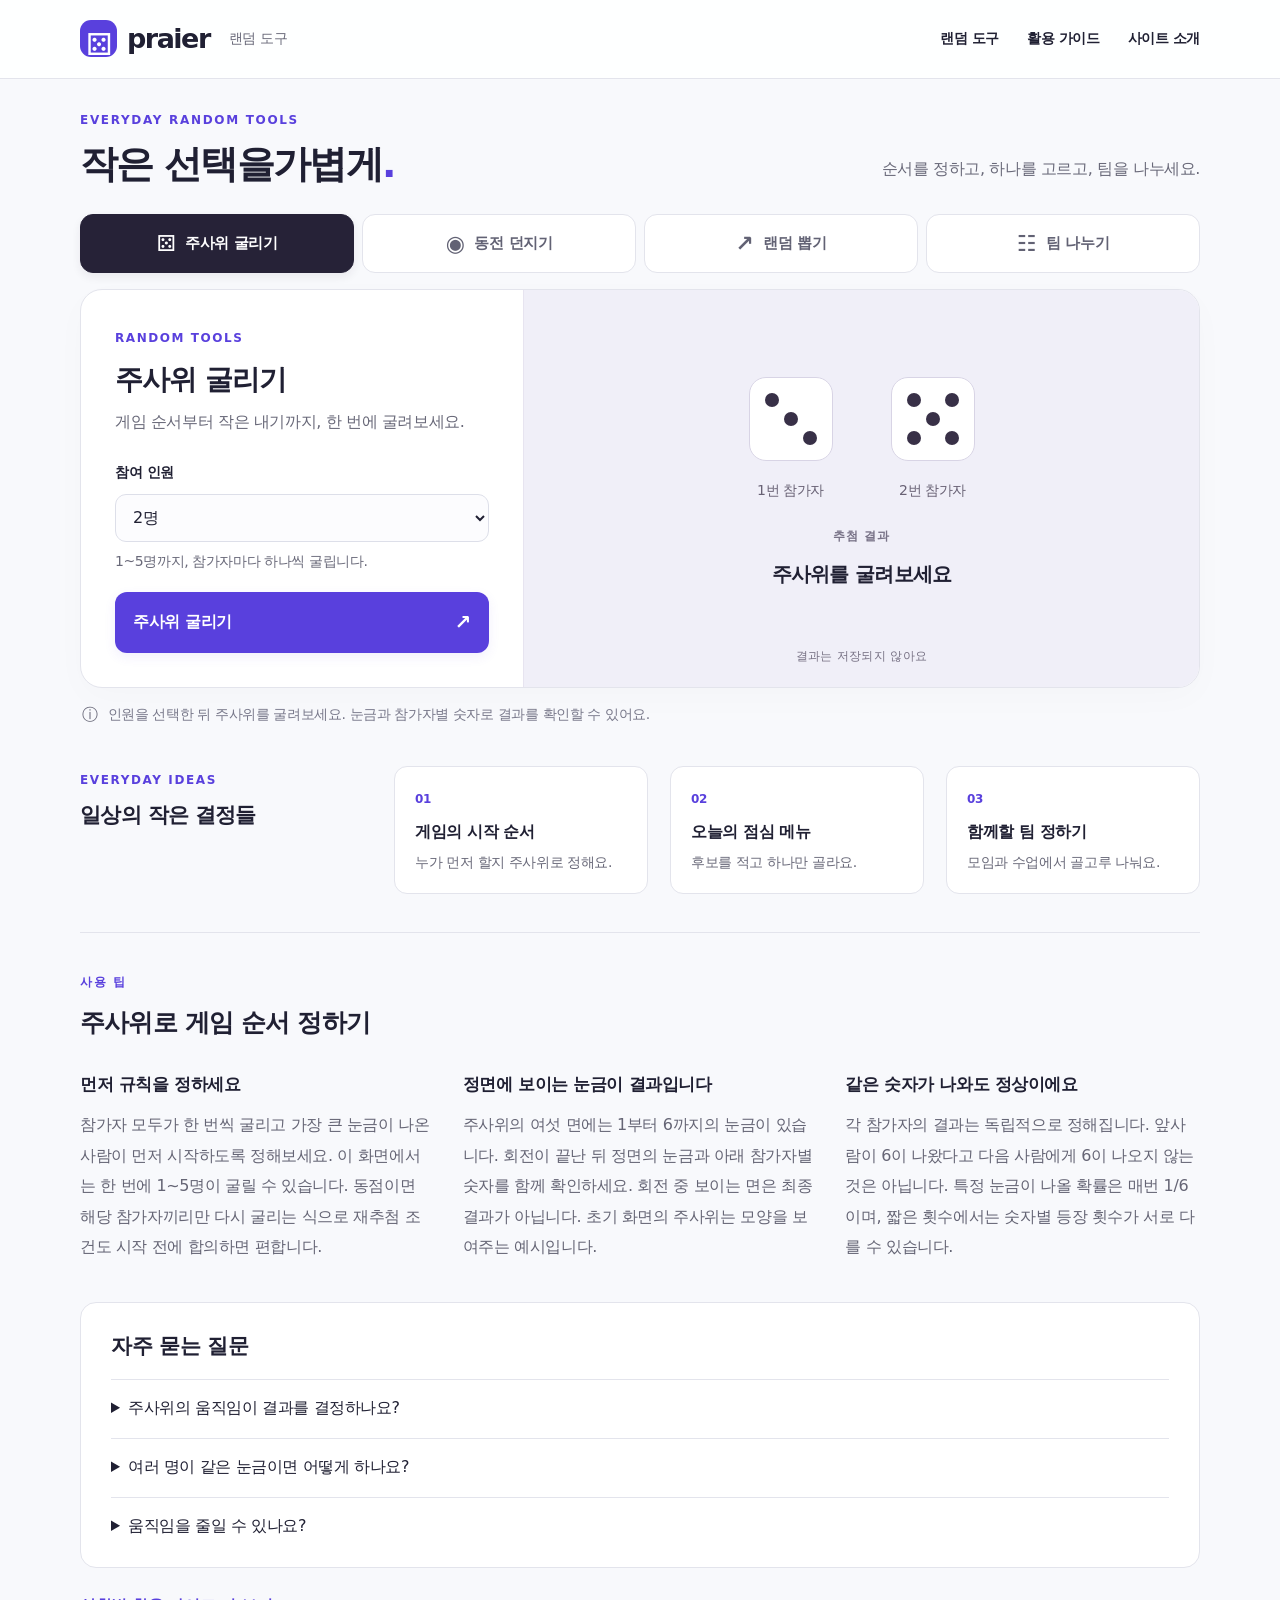
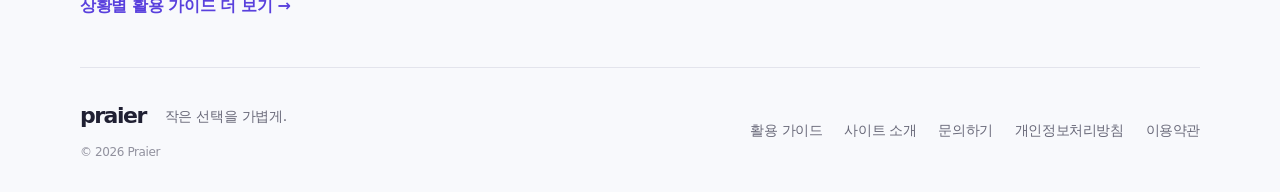
<file: index.html>
<!doctype html><html lang="ko"><head><meta charset="utf-8"><meta name="viewport" content="width=device-width, initial-scale=1"><meta name="theme-color" content="#4f45d8"><title>Praier 랜덤 도구 | 주사위·동전·제비뽑기·팀 나누기</title><meta name="description" content="일상의 선택을 돕는 네 가지 무료 랜덤 도구. 주사위, 양면 동전, 중복 없는 제비뽑기와 균형 잡힌 팀 배정을 바로 이용하세요."><link rel="icon" href="favicon.svg" type="image/svg+xml"><link rel="stylesheet" href="css/style.css?v=4"><script src="js/app.js?v=4" defer></script><link rel="canonical" href="https://praier.github.io/"><script async src="https://pagead2.googlesyndication.com/pagead/js/adsbygoogle.js?client=ca-pub-2066107155120778" crossorigin="anonymous"></script><script type="application/ld+json">{"@context":"https://schema.org","@type":"WebSite","name":"Praier 랜덤 도구","url":"https://praier.github.io/","inLanguage":"ko-KR","description":"주사위, 동전 던지기, 중복 없는 랜덤 뽑기와 팀 나누기 도구"}</script></head><body><a class="skip" href="#main">본문으로 건너뛰기</a><header><div class="container header-inner"><a class="brand" href="/"><span class="mark">⚄</span>praier<span class="brand-sub">랜덤 도구</span></a><nav aria-label="주 메뉴"><a href="/#tools">랜덤 도구</a><a href="guide.html">활용 가이드</a><a href="about.html">사이트 소개</a></nav></div></header><main id="main"><noscript><div class="container notice">랜덤 도구를 사용하려면 JavaScript를 켜주세요. 아래 활용 가이드와 설명은 그대로 읽을 수 있습니다.</div></noscript><section class="intro container"><div><div class="eyebrow">EVERYDAY RANDOM TOOLS</div><h1>작은 선택을<br>가볍게<span>.</span></h1><p>순서를 정하고, 하나를 고르고, 팀을 나누세요.</p></div><img src="hero-random-tools.png" width="630" height="320" alt="주사위, 금빛 동전과 색색의 제비가 떠 있는 일러스트"></section><section class="container workspace" id="tools" data-tool="dice"><div class="section-label"><h2>선택을 돕는 네 가지 도구</h2><span>필요한 도구를 골라보세요</span></div><nav class="tool-tabs" aria-label="랜덤 도구"><a class="tool-tab selected" href="dice.html" aria-current=page><span>⚄</span>주사위 굴리기</a><a class="tool-tab " href="coin.html" ><span>◉</span>동전 던지기</a><a class="tool-tab " href="random-number.html" ><span>↗</span>랜덤 뽑기</a><a class="tool-tab " href="team-generator.html" ><span>☷</span>팀 나누기</a></nav><div class="tool-body"><div class="settings"><span class="small-label">RANDOM TOOLS</span><h2>주사위 굴리기</h2><p class="description">게임 순서부터 작은 내기까지, 한 번에 굴려보세요.</p><div class="fields"><label for="players">참여 인원</label><select id="players"><option value="1">1명</option><option value="2" selected>2명</option><option value="3">3명</option><option value="4">4명</option><option value="5">5명</option></select><p class="hint">1~5명까지, 참가자마다 하나씩 굴립니다.</p><button class="primary" id="roll">주사위 굴리기 <span>↗</span></button></div><p id="error" class="error" role="alert"></p></div><div class="result-stage"><div id="dice-visual" class="dice-table" aria-hidden="true"></div><p class="result-caption">추첨 결과</p><div id="result" class="result" role="status" aria-live="polite">주사위를 굴려보세요</div><div class="stage-bottom">결과는 저장되지 않아요</div></div></div><div class="tool-note"><span>ⓘ</span><p>인원을 선택한 뒤 주사위를 굴려보세요. 눈금과 참가자별 숫자로 결과를 확인할 수 있어요.</p></div></section><section class="container bottom-info"><div><span class="small-label">EVERYDAY IDEAS</span><h2>일상의 작은 결정들</h2></div><a href="dice.html"><span>01</span><h3>게임의 시작 순서</h3><p>누가 먼저 할지 주사위로 정해요.</p></a><a href="random-number.html"><span>02</span><h3>오늘의 점심 메뉴</h3><p>후보를 적고 하나만 골라요.</p></a><a href="team-generator.html"><span>03</span><h3>함께할 팀 정하기</h3><p>모임과 수업에서 골고루 나눠요.</p></a></section><section class="container reading"><div class="reading-header"><span class="eyebrow">사용 팁</span><h2>주사위로 게임 순서 정하기</h2></div><div class="reading-grid"><article><h3>먼저 규칙을 정하세요</h3><p>참가자 모두가 한 번씩 굴리고 가장 큰 눈금이 나온 사람이 먼저 시작하도록 정해보세요. 이 화면에서는 한 번에 1~5명이 굴릴 수 있습니다. 동점이면 해당 참가자끼리만 다시 굴리는 식으로 재추첨 조건도 시작 전에 합의하면 편합니다.</p></article><article><h3>정면에 보이는 눈금이 결과입니다</h3><p>주사위의 여섯 면에는 1부터 6까지의 눈금이 있습니다. 회전이 끝난 뒤 정면의 눈금과 아래 참가자별 숫자를 함께 확인하세요. 회전 중 보이는 면은 최종 결과가 아닙니다. 초기 화면의 주사위는 모양을 보여주는 예시입니다.</p></article><article><h3>같은 숫자가 나와도 정상이에요</h3><p>각 참가자의 결과는 독립적으로 정해집니다. 앞사람이 6이 나왔다고 다음 사람에게 6이 나오지 않는 것은 아닙니다. 특정 눈금이 나올 확률은 매번 1/6이며, 짧은 횟수에서는 숫자별 등장 횟수가 서로 다를 수 있습니다.</p></article></div><div class="faq"><h2>자주 묻는 질문</h2><details><summary>주사위의 움직임이 결과를 결정하나요?</summary><p>아니요. 브라우저에서 결과를 먼저 추첨하고 그 눈금이 정면에 오도록 회전합니다. 물리 시뮬레이션의 충돌로 결과를 계산하는 방식은 아닙니다.</p></details><details><summary>여러 명이 같은 눈금이면 어떻게 하나요?</summary><p>이 도구는 동점도 그대로 보여줍니다. 순위를 정하려면 동점자만 다시 굴리세요. 전체를 다시 굴릴지 동점자만 굴릴지는 시작 전에 정하는 것이 좋습니다.</p></details><details><summary>움직임을 줄일 수 있나요?</summary><p>기기의 접근성 설정에서 동작 줄이기를 켜면 긴 회전 없이 결과를 확인할 수 있습니다.</p></details></div><a class="text-link" href="guide.html">상황별 활용 가이드 더 보기 →</a></section></main><footer class="container"><div><a class="brand" href="/">praier<span class="brand-sub">작은 선택을 가볍게.</span></a><p>© <span data-year></span> Praier</p></div><nav aria-label="하단 메뉴"><a href="guide.html">활용 가이드</a><a href="about.html">사이트 소개</a><a href="contact.html">문의하기</a><a href="privacy.html">개인정보처리방침</a><a href="terms.html">이용약관</a></nav></footer></body></html>
</file>
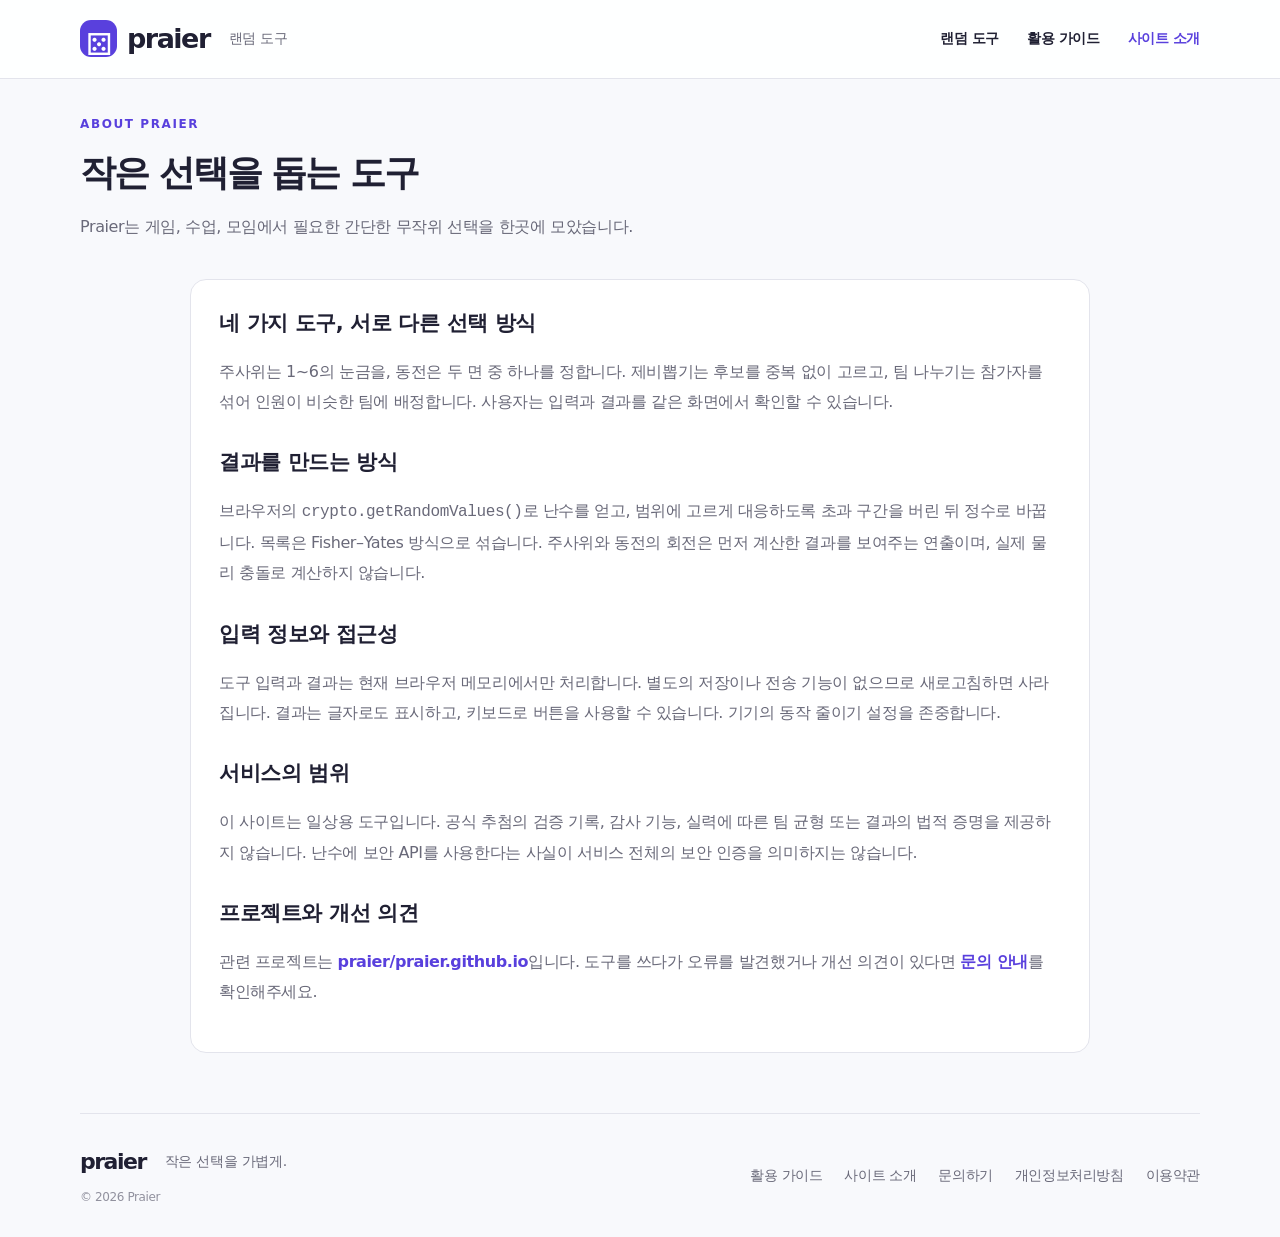
<file: about.html>
<!doctype html><html lang="ko"><head><meta charset="utf-8"><meta name="viewport" content="width=device-width, initial-scale=1"><meta name="theme-color" content="#4f45d8"><title>사이트 소개와 작동 원리 | Praier 랜덤 도구</title><meta name="description" content="Praier의 도구별 추첨 방식, 입력 정보 처리와 서비스의 한계를 설명합니다."><link rel="icon" href="favicon.svg" type="image/svg+xml"><link rel="stylesheet" href="css/style.css?v=4"><script src="js/app.js?v=4" defer></script><link rel="canonical" href="https://praier.github.io/about.html"><script async src="https://pagead2.googlesyndication.com/pagead/js/adsbygoogle.js?client=ca-pub-2066107155120778" crossorigin="anonymous"></script></head><body><a class="skip" href="#main">본문으로 건너뛰기</a><header><div class="container header-inner"><a class="brand" href="/"><span class="mark">⚄</span>praier<span class="brand-sub">랜덤 도구</span></a><nav aria-label="주 메뉴"><a href="/#tools">랜덤 도구</a><a href="guide.html">활용 가이드</a><a href="about.html" aria-current="page">사이트 소개</a></nav></div></header><main id="main"><section class="container page-hero"><div class="eyebrow">ABOUT PRAIER</div><h1>작은 선택을 돕는 도구</h1><p>Praier는 게임, 수업, 모임에서 필요한 간단한 무작위 선택을 한곳에 모았습니다.</p></section><article class="container prose card"><h2>네 가지 도구, 서로 다른 선택 방식</h2><p>주사위는 1~6의 눈금을, 동전은 두 면 중 하나를 정합니다. 제비뽑기는 후보를 중복 없이 고르고, 팀 나누기는 참가자를 섞어 인원이 비슷한 팀에 배정합니다. 사용자는 입력과 결과를 같은 화면에서 확인할 수 있습니다.</p><h2>결과를 만드는 방식</h2><p>브라우저의 <code>crypto.getRandomValues()</code>로 난수를 얻고, 범위에 고르게 대응하도록 초과 구간을 버린 뒤 정수로 바꿉니다. 목록은 Fisher–Yates 방식으로 섞습니다. 주사위와 동전의 회전은 먼저 계산한 결과를 보여주는 연출이며, 실제 물리 충돌로 계산하지 않습니다.</p><h2>입력 정보와 접근성</h2><p>도구 입력과 결과는 현재 브라우저 메모리에서만 처리합니다. 별도의 저장이나 전송 기능이 없으므로 새로고침하면 사라집니다. 결과는 글자로도 표시하고, 키보드로 버튼을 사용할 수 있습니다. 기기의 동작 줄이기 설정을 존중합니다.</p><h2>서비스의 범위</h2><p>이 사이트는 일상용 도구입니다. 공식 추첨의 검증 기록, 감사 기능, 실력에 따른 팀 균형 또는 결과의 법적 증명을 제공하지 않습니다. 난수에 보안 API를 사용한다는 사실이 서비스 전체의 보안 인증을 의미하지는 않습니다.</p><h2>프로젝트와 개선 의견</h2><p>관련 프로젝트는 <a class="text-link" href="https://github.com/praier/praier.github.io" target="_blank" rel="noopener noreferrer">praier/praier.github.io</a>입니다. 도구를 쓰다가 오류를 발견했거나 개선 의견이 있다면 <a class="text-link" href="contact.html">문의 안내</a>를 확인해주세요.</p></article></main><footer class="container"><div><a class="brand" href="/">praier<span class="brand-sub">작은 선택을 가볍게.</span></a><p>© <span data-year></span> Praier</p></div><nav aria-label="하단 메뉴"><a href="guide.html">활용 가이드</a><a href="about.html">사이트 소개</a><a href="contact.html">문의하기</a><a href="privacy.html">개인정보처리방침</a><a href="terms.html">이용약관</a></nav></footer></body></html>
</file>
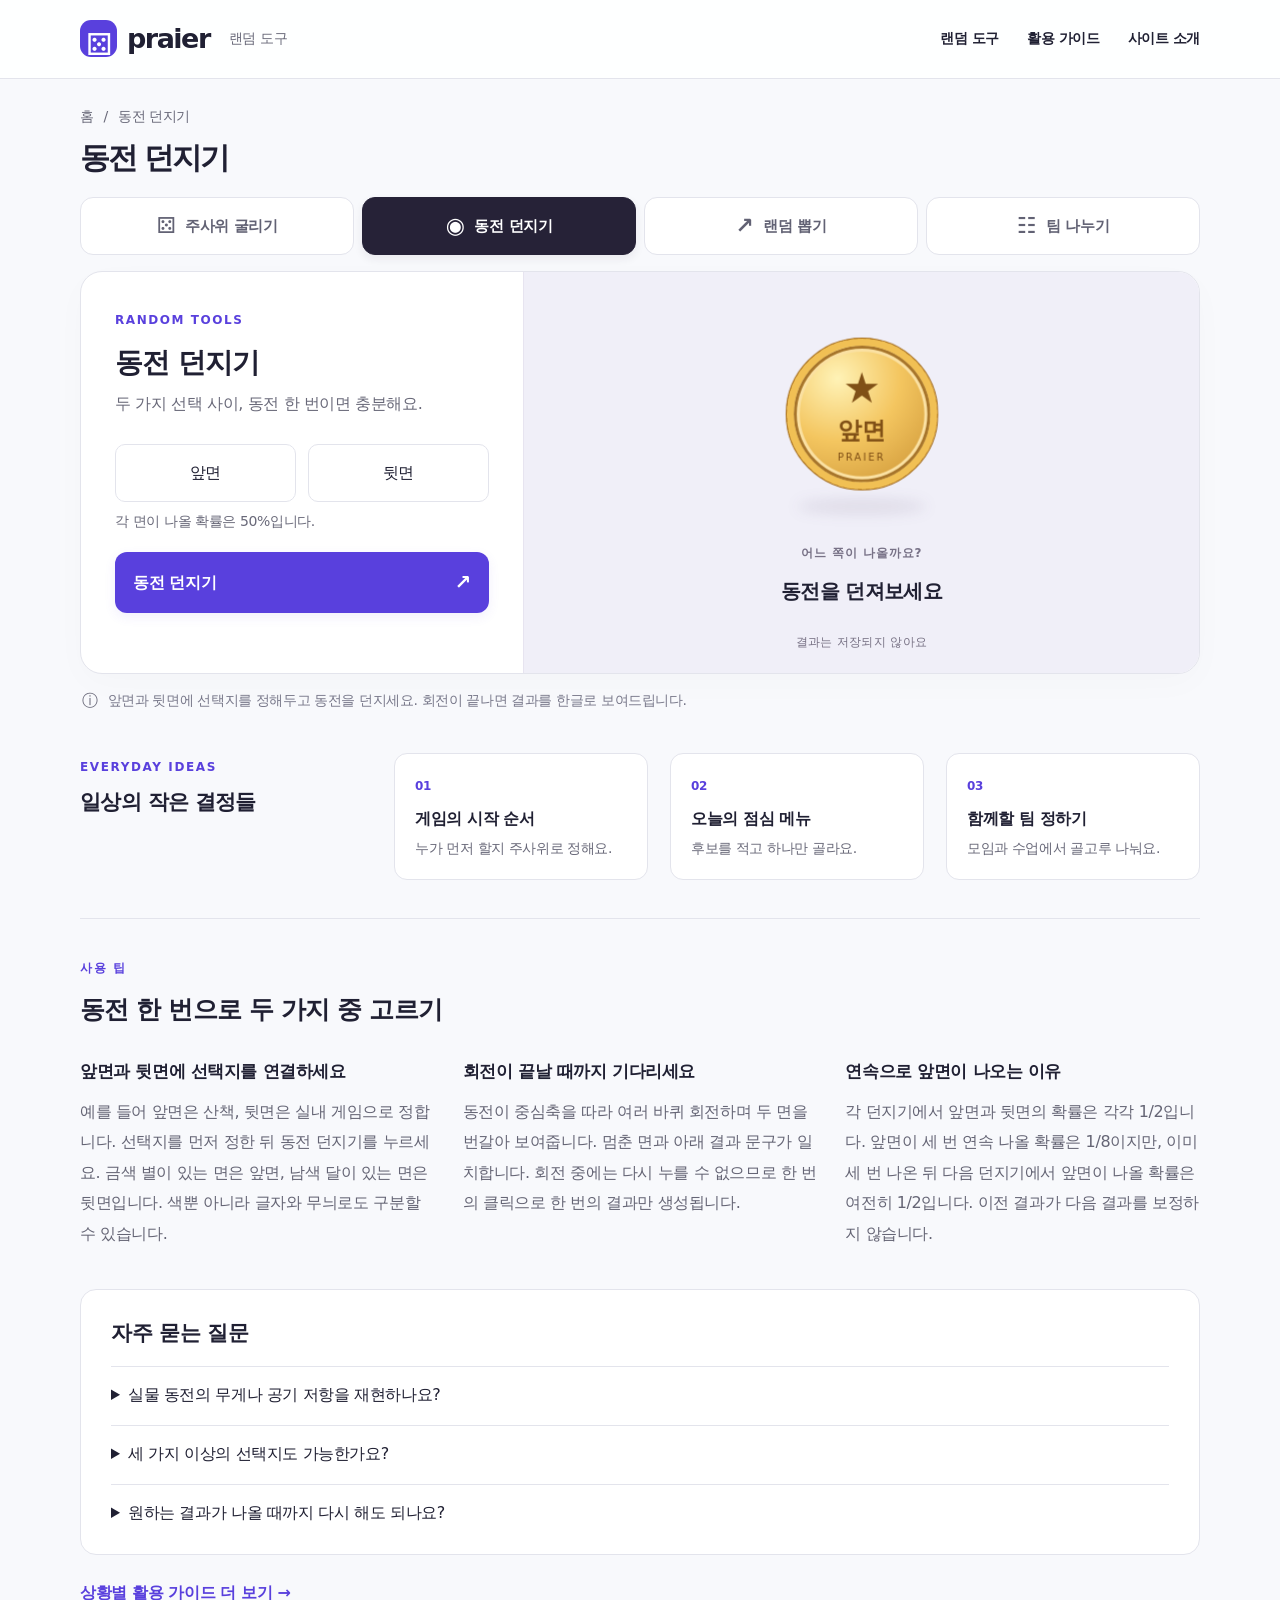
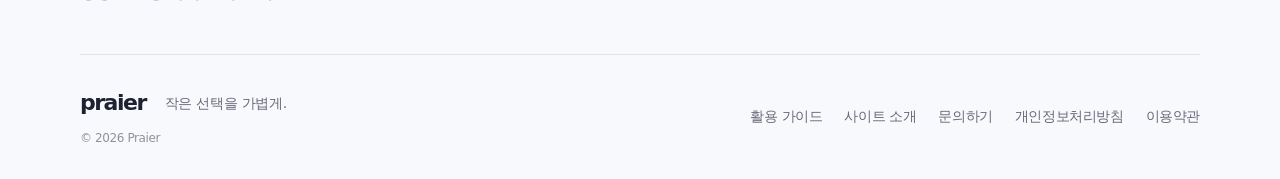
<file: coin.html>
<!doctype html><html lang="ko"><head><meta charset="utf-8"><meta name="viewport" content="width=device-width, initial-scale=1"><meta name="theme-color" content="#4f45d8"><title>3D 동전 던지기 | 앞면·뒷면 결정 - Praier</title><meta name="description" content="금색 앞면과 남색 뒷면이 회전하는 온라인 동전 던지기. 두 선택을 정하고 결과를 확인하세요. 연속 결과와 독립 시행도 설명합니다."><link rel="icon" href="favicon.svg" type="image/svg+xml"><link rel="stylesheet" href="css/style.css?v=4"><script src="js/app.js?v=4" defer></script><link rel="canonical" href="https://praier.github.io/coin.html"><script async src="https://pagead2.googlesyndication.com/pagead/js/adsbygoogle.js?client=ca-pub-2066107155120778" crossorigin="anonymous"></script></head><body><a class="skip" href="#main">본문으로 건너뛰기</a><header><div class="container header-inner"><a class="brand" href="/"><span class="mark">⚄</span>praier<span class="brand-sub">랜덤 도구</span></a><nav aria-label="주 메뉴"><a href="/#tools">랜덤 도구</a><a href="guide.html">활용 가이드</a><a href="about.html">사이트 소개</a></nav></div></header><main id="main"><noscript><div class="container notice">랜덤 도구를 사용하려면 JavaScript를 켜주세요. 아래 활용 가이드와 설명은 그대로 읽을 수 있습니다.</div></noscript><section class="container compact-heading"><nav aria-label="현재 위치"><a href="/">홈</a><span>/</span><span>동전 던지기</span></nav><h1>동전 던지기</h1></section><section class="container workspace" id="tools" data-tool="coin"><div class="section-label"><h2>선택을 돕는 네 가지 도구</h2><span>필요한 도구를 골라보세요</span></div><nav class="tool-tabs" aria-label="랜덤 도구"><a class="tool-tab " href="dice.html" ><span>⚄</span>주사위 굴리기</a><a class="tool-tab selected" href="coin.html" aria-current=page><span>◉</span>동전 던지기</a><a class="tool-tab " href="random-number.html" ><span>↗</span>랜덤 뽑기</a><a class="tool-tab " href="team-generator.html" ><span>☷</span>팀 나누기</a></nav><div class="tool-body"><div class="settings"><span class="small-label">RANDOM TOOLS</span><h2>동전 던지기</h2><p class="description">두 가지 선택 사이, 동전 한 번이면 충분해요.</p><div class="fields"><div class="choice-note"><span>앞면</span><span>뒷면</span></div><p class="hint">각 면이 나올 확률은 50%입니다.</p><button class="primary" id="flip">동전 던지기 <span>↗</span></button></div><p id="error" class="error" role="alert"></p></div><div class="result-stage"><div class="coin-scene" aria-hidden="true"><div class="coin-rotor" id="coin-rotor"><div class="coin-face coin-head"><span class="coin-emblem">★</span><strong>앞면</strong><small>PRAIER</small></div><div class="coin-face coin-tail"><span class="coin-emblem">☾</span><strong>뒷면</strong><small>PRAIER</small></div></div><div class="coin-ground"></div></div><p class="result-caption">어느 쪽이 나올까요?</p><div id="result" class="result" role="status" aria-live="polite">동전을 던져보세요</div><div class="stage-bottom">결과는 저장되지 않아요</div></div></div><div class="tool-note"><span>ⓘ</span><p>앞면과 뒷면에 선택지를 정해두고 동전을 던지세요. 회전이 끝나면 결과를 한글로 보여드립니다.</p></div></section><section class="container bottom-info"><div><span class="small-label">EVERYDAY IDEAS</span><h2>일상의 작은 결정들</h2></div><a href="dice.html"><span>01</span><h3>게임의 시작 순서</h3><p>누가 먼저 할지 주사위로 정해요.</p></a><a href="random-number.html"><span>02</span><h3>오늘의 점심 메뉴</h3><p>후보를 적고 하나만 골라요.</p></a><a href="team-generator.html"><span>03</span><h3>함께할 팀 정하기</h3><p>모임과 수업에서 골고루 나눠요.</p></a></section><section class="container reading"><div class="reading-header"><span class="eyebrow">사용 팁</span><h2>동전 한 번으로 두 가지 중 고르기</h2></div><div class="reading-grid"><article><h3>앞면과 뒷면에 선택지를 연결하세요</h3><p>예를 들어 앞면은 산책, 뒷면은 실내 게임으로 정합니다. 선택지를 먼저 정한 뒤 동전 던지기를 누르세요. 금색 별이 있는 면은 앞면, 남색 달이 있는 면은 뒷면입니다. 색뿐 아니라 글자와 무늬로도 구분할 수 있습니다.</p></article><article><h3>회전이 끝날 때까지 기다리세요</h3><p>동전이 중심축을 따라 여러 바퀴 회전하며 두 면을 번갈아 보여줍니다. 멈춘 면과 아래 결과 문구가 일치합니다. 회전 중에는 다시 누를 수 없으므로 한 번의 클릭으로 한 번의 결과만 생성됩니다.</p></article><article><h3>연속으로 앞면이 나오는 이유</h3><p>각 던지기에서 앞면과 뒷면의 확률은 각각 1/2입니다. 앞면이 세 번 연속 나올 확률은 1/8이지만, 이미 세 번 나온 뒤 다음 던지기에서 앞면이 나올 확률은 여전히 1/2입니다. 이전 결과가 다음 결과를 보정하지 않습니다.</p></article></div><div class="faq"><h2>자주 묻는 질문</h2><details><summary>실물 동전의 무게나 공기 저항을 재현하나요?</summary><p>아니요. 균등한 두 가지 결과를 추첨한 뒤 회전으로 보여주는 온라인 도구입니다. 실제 동전의 물리 실험을 대신하지 않습니다.</p></details><details><summary>세 가지 이상의 선택지도 가능한가요?</summary><p>동전은 두 선택에 적합합니다. 세 가지 이상이면 랜덤 뽑기에 후보를 한 줄씩 입력해 고르세요.</p></details><details><summary>원하는 결과가 나올 때까지 다시 해도 되나요?</summary><p>혼자 가볍게 고를 때는 자유롭게 사용할 수 있습니다. 여러 사람이 함께 정하는 일이라면 재추첨 조건을 미리 합의하세요.</p></details></div><a class="text-link" href="guide.html">상황별 활용 가이드 더 보기 →</a></section></main><footer class="container"><div><a class="brand" href="/">praier<span class="brand-sub">작은 선택을 가볍게.</span></a><p>© <span data-year></span> Praier</p></div><nav aria-label="하단 메뉴"><a href="guide.html">활용 가이드</a><a href="about.html">사이트 소개</a><a href="contact.html">문의하기</a><a href="privacy.html">개인정보처리방침</a><a href="terms.html">이용약관</a></nav></footer></body></html>
</file>
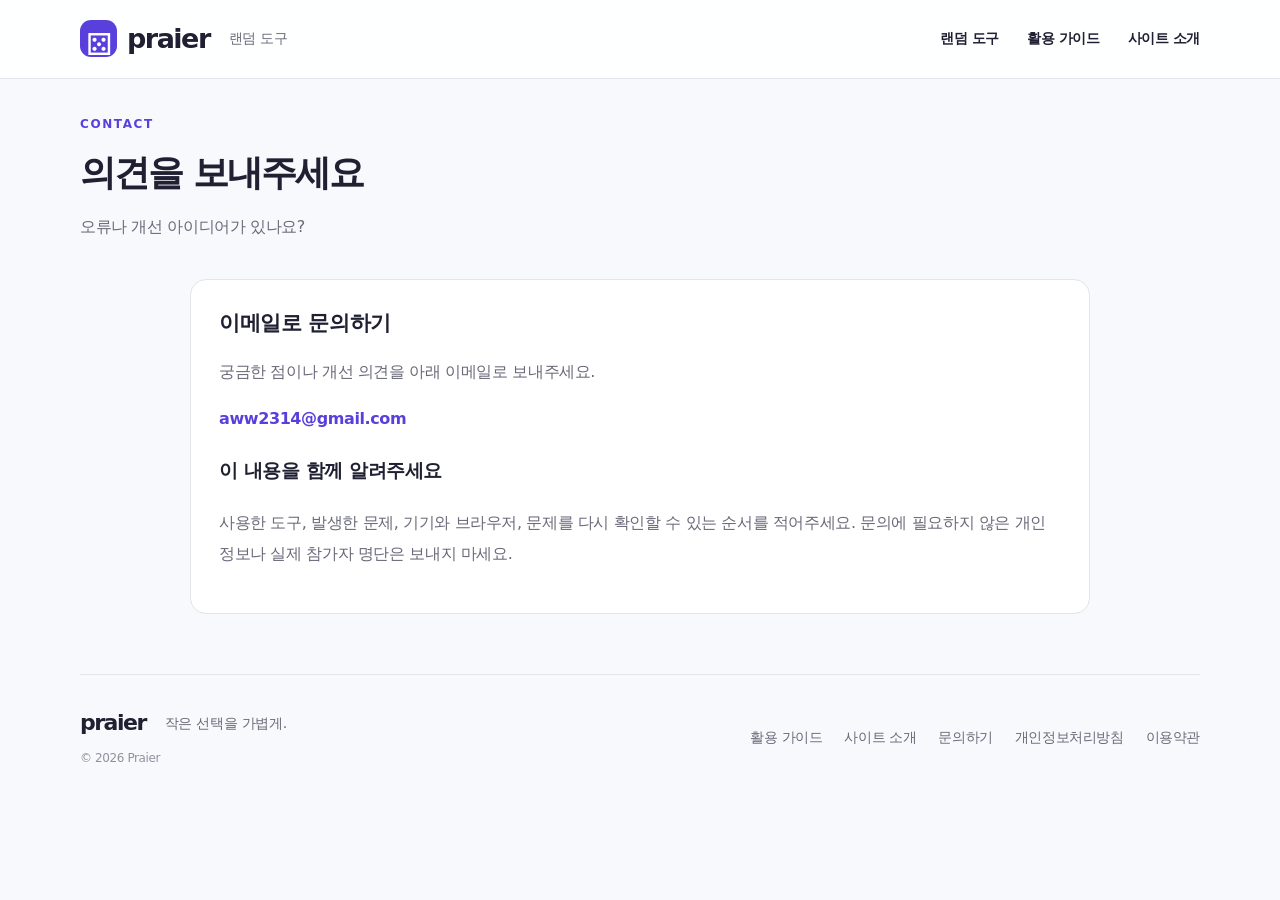
<file: contact.html>
<!doctype html><html lang="ko"><head><meta charset="utf-8"><meta name="viewport" content="width=device-width, initial-scale=1"><meta name="theme-color" content="#4f45d8"><title>오류 제보와 개선 의견 | Praier 랜덤 도구</title><meta name="description" content="Praier 랜덤 도구의 오류 제보와 개선 의견은 aww2314@gmail.com으로 보내주세요."><link rel="icon" href="favicon.svg" type="image/svg+xml"><link rel="stylesheet" href="css/style.css?v=4"><script src="js/app.js?v=4" defer></script><link rel="canonical" href="https://praier.github.io/contact.html"><script async src="https://pagead2.googlesyndication.com/pagead/js/adsbygoogle.js?client=ca-pub-2066107155120778" crossorigin="anonymous"></script></head><body><a class="skip" href="#main">본문으로 건너뛰기</a><header><div class="container header-inner"><a class="brand" href="/"><span class="mark">⚄</span>praier<span class="brand-sub">랜덤 도구</span></a><nav aria-label="주 메뉴"><a href="/#tools">랜덤 도구</a><a href="guide.html">활용 가이드</a><a href="about.html">사이트 소개</a></nav></div></header><main id="main"><noscript><div class="container notice">랜덤 도구를 사용하려면 JavaScript를 켜주세요. 아래 활용 가이드와 설명은 그대로 읽을 수 있습니다.</div></noscript><section class="container page-hero"><div class="eyebrow">CONTACT</div><h1>의견을 보내주세요</h1><p>오류나 개선 아이디어가 있나요?</p></section><section class="container prose card"><h2>이메일로 문의하기</h2><p>궁금한 점이나 개선 의견을 아래 이메일로 보내주세요.</p><a class="text-link" href="mailto:aww2314@gmail.com">aww2314@gmail.com</a><h3>이 내용을 함께 알려주세요</h3><p>사용한 도구, 발생한 문제, 기기와 브라우저, 문제를 다시 확인할 수 있는 순서를 적어주세요. 문의에 필요하지 않은 개인정보나 실제 참가자 명단은 보내지 마세요.</p></section></main><footer class="container"><div><a class="brand" href="/">praier<span class="brand-sub">작은 선택을 가볍게.</span></a><p>© <span data-year></span> Praier</p></div><nav aria-label="하단 메뉴"><a href="guide.html">활용 가이드</a><a href="about.html">사이트 소개</a><a href="contact.html">문의하기</a><a href="privacy.html">개인정보처리방침</a><a href="terms.html">이용약관</a></nav></footer></body></html>
</file>
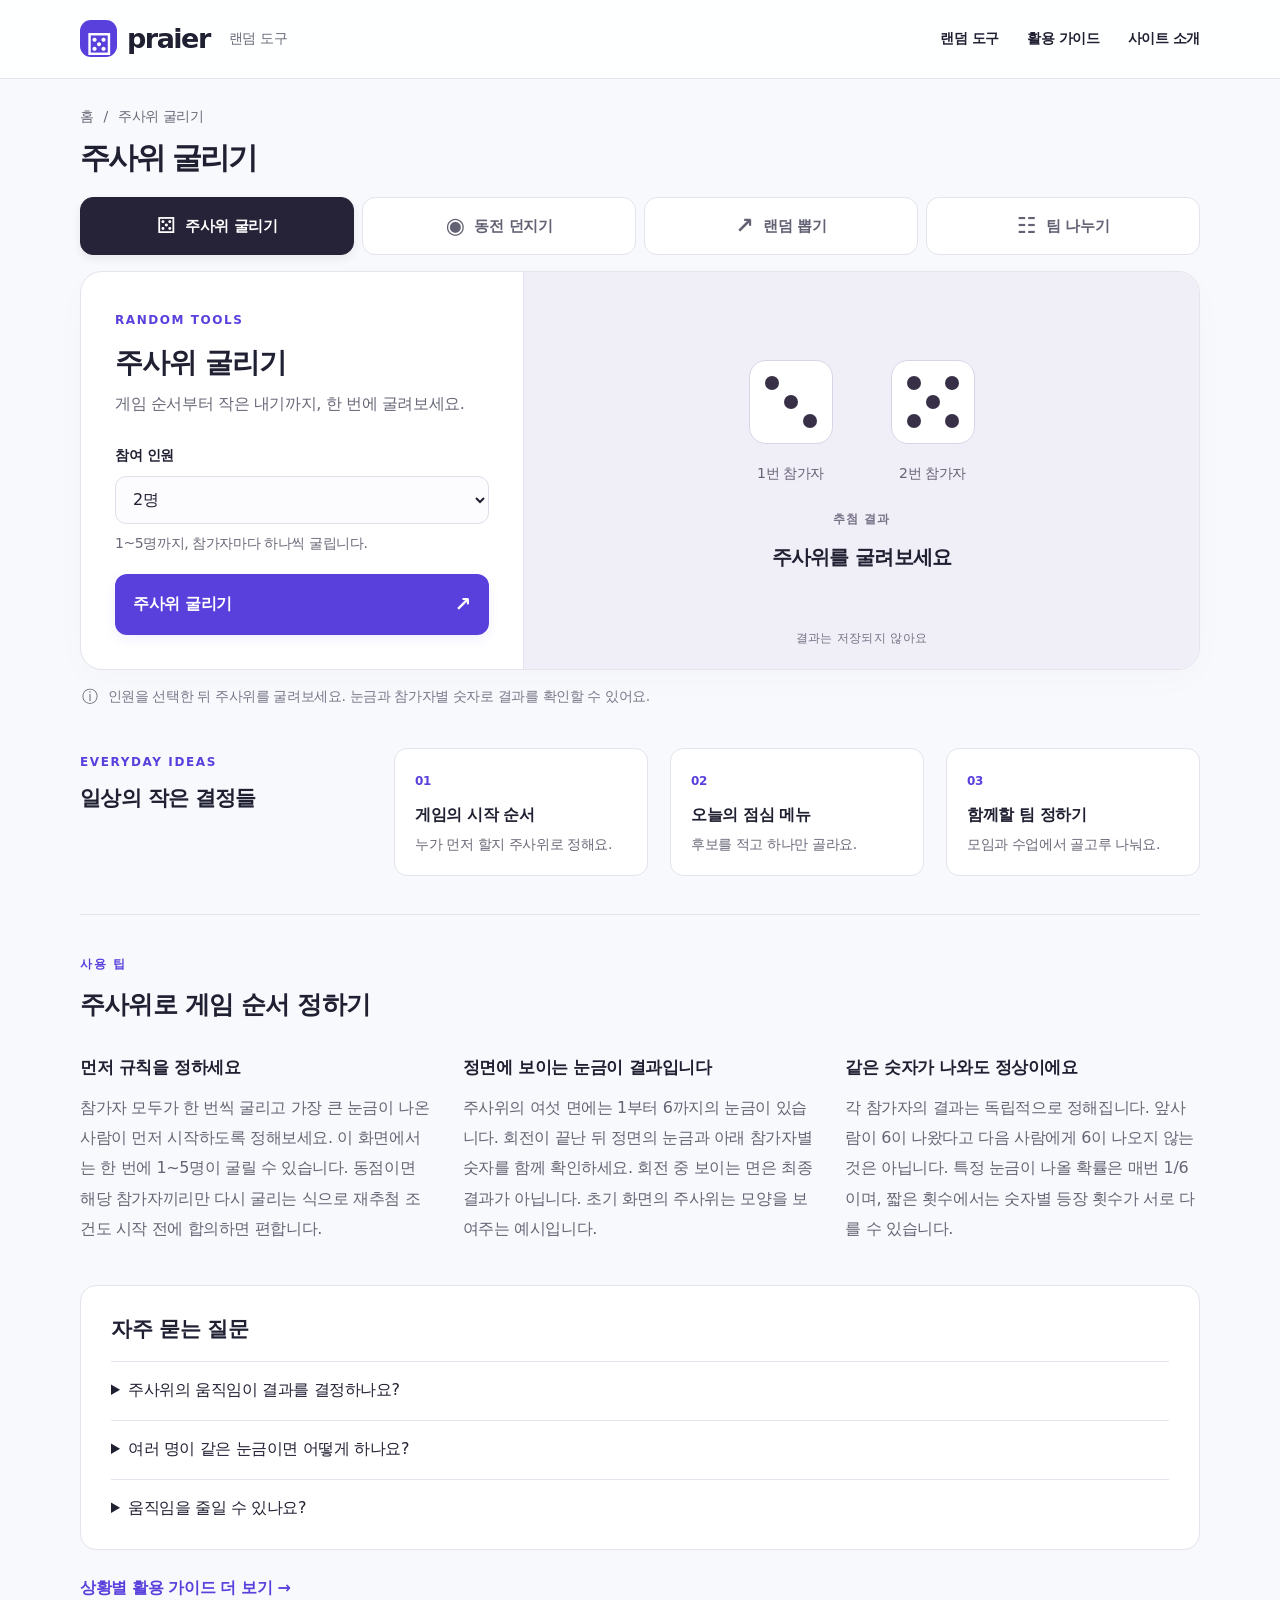
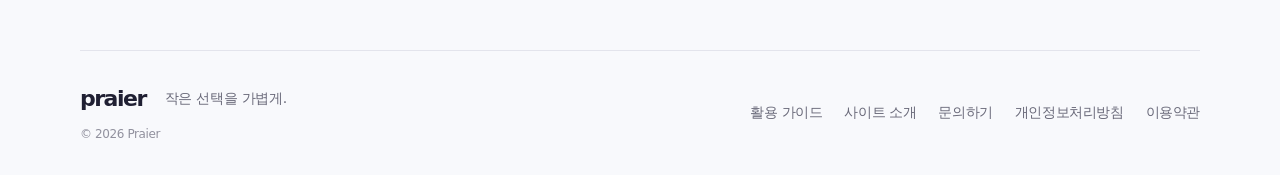
<file: dice.html>
<!doctype html><html lang="ko"><head><meta charset="utf-8"><meta name="viewport" content="width=device-width, initial-scale=1"><meta name="theme-color" content="#4f45d8"><title>온라인 주사위 굴리기 | 1~5명 온라인 주사위 - Praier</title><meta name="description" content="주사위를 굴리고 정면의 눈금으로 결과를 확인하세요. 참여 인원별 독립 추첨, 동점 처리 방법과 주사위 확률을 안내합니다."><link rel="icon" href="favicon.svg" type="image/svg+xml"><link rel="stylesheet" href="css/style.css?v=4"><script src="js/app.js?v=4" defer></script><link rel="canonical" href="https://praier.github.io/dice.html"><script async src="https://pagead2.googlesyndication.com/pagead/js/adsbygoogle.js?client=ca-pub-2066107155120778" crossorigin="anonymous"></script></head><body><a class="skip" href="#main">본문으로 건너뛰기</a><header><div class="container header-inner"><a class="brand" href="/"><span class="mark">⚄</span>praier<span class="brand-sub">랜덤 도구</span></a><nav aria-label="주 메뉴"><a href="/#tools">랜덤 도구</a><a href="guide.html">활용 가이드</a><a href="about.html">사이트 소개</a></nav></div></header><main id="main"><noscript><div class="container notice">랜덤 도구를 사용하려면 JavaScript를 켜주세요. 아래 활용 가이드와 설명은 그대로 읽을 수 있습니다.</div></noscript><section class="container compact-heading"><nav aria-label="현재 위치"><a href="/">홈</a><span>/</span><span>주사위 굴리기</span></nav><h1>주사위 굴리기</h1></section><section class="container workspace" id="tools" data-tool="dice"><div class="section-label"><h2>선택을 돕는 네 가지 도구</h2><span>필요한 도구를 골라보세요</span></div><nav class="tool-tabs" aria-label="랜덤 도구"><a class="tool-tab selected" href="dice.html" aria-current=page><span>⚄</span>주사위 굴리기</a><a class="tool-tab " href="coin.html" ><span>◉</span>동전 던지기</a><a class="tool-tab " href="random-number.html" ><span>↗</span>랜덤 뽑기</a><a class="tool-tab " href="team-generator.html" ><span>☷</span>팀 나누기</a></nav><div class="tool-body"><div class="settings"><span class="small-label">RANDOM TOOLS</span><h2>주사위 굴리기</h2><p class="description">게임 순서부터 작은 내기까지, 한 번에 굴려보세요.</p><div class="fields"><label for="players">참여 인원</label><select id="players"><option value="1">1명</option><option value="2" selected>2명</option><option value="3">3명</option><option value="4">4명</option><option value="5">5명</option></select><p class="hint">1~5명까지, 참가자마다 하나씩 굴립니다.</p><button class="primary" id="roll">주사위 굴리기 <span>↗</span></button></div><p id="error" class="error" role="alert"></p></div><div class="result-stage"><div id="dice-visual" class="dice-table" aria-hidden="true"></div><p class="result-caption">추첨 결과</p><div id="result" class="result" role="status" aria-live="polite">주사위를 굴려보세요</div><div class="stage-bottom">결과는 저장되지 않아요</div></div></div><div class="tool-note"><span>ⓘ</span><p>인원을 선택한 뒤 주사위를 굴려보세요. 눈금과 참가자별 숫자로 결과를 확인할 수 있어요.</p></div></section><section class="container bottom-info"><div><span class="small-label">EVERYDAY IDEAS</span><h2>일상의 작은 결정들</h2></div><a href="dice.html"><span>01</span><h3>게임의 시작 순서</h3><p>누가 먼저 할지 주사위로 정해요.</p></a><a href="random-number.html"><span>02</span><h3>오늘의 점심 메뉴</h3><p>후보를 적고 하나만 골라요.</p></a><a href="team-generator.html"><span>03</span><h3>함께할 팀 정하기</h3><p>모임과 수업에서 골고루 나눠요.</p></a></section><section class="container reading"><div class="reading-header"><span class="eyebrow">사용 팁</span><h2>주사위로 게임 순서 정하기</h2></div><div class="reading-grid"><article><h3>먼저 규칙을 정하세요</h3><p>참가자 모두가 한 번씩 굴리고 가장 큰 눈금이 나온 사람이 먼저 시작하도록 정해보세요. 이 화면에서는 한 번에 1~5명이 굴릴 수 있습니다. 동점이면 해당 참가자끼리만 다시 굴리는 식으로 재추첨 조건도 시작 전에 합의하면 편합니다.</p></article><article><h3>정면에 보이는 눈금이 결과입니다</h3><p>주사위의 여섯 면에는 1부터 6까지의 눈금이 있습니다. 회전이 끝난 뒤 정면의 눈금과 아래 참가자별 숫자를 함께 확인하세요. 회전 중 보이는 면은 최종 결과가 아닙니다. 초기 화면의 주사위는 모양을 보여주는 예시입니다.</p></article><article><h3>같은 숫자가 나와도 정상이에요</h3><p>각 참가자의 결과는 독립적으로 정해집니다. 앞사람이 6이 나왔다고 다음 사람에게 6이 나오지 않는 것은 아닙니다. 특정 눈금이 나올 확률은 매번 1/6이며, 짧은 횟수에서는 숫자별 등장 횟수가 서로 다를 수 있습니다.</p></article></div><div class="faq"><h2>자주 묻는 질문</h2><details><summary>주사위의 움직임이 결과를 결정하나요?</summary><p>아니요. 브라우저에서 결과를 먼저 추첨하고 그 눈금이 정면에 오도록 회전합니다. 물리 시뮬레이션의 충돌로 결과를 계산하는 방식은 아닙니다.</p></details><details><summary>여러 명이 같은 눈금이면 어떻게 하나요?</summary><p>이 도구는 동점도 그대로 보여줍니다. 순위를 정하려면 동점자만 다시 굴리세요. 전체를 다시 굴릴지 동점자만 굴릴지는 시작 전에 정하는 것이 좋습니다.</p></details><details><summary>움직임을 줄일 수 있나요?</summary><p>기기의 접근성 설정에서 동작 줄이기를 켜면 긴 회전 없이 결과를 확인할 수 있습니다.</p></details></div><a class="text-link" href="guide.html">상황별 활용 가이드 더 보기 →</a></section></main><footer class="container"><div><a class="brand" href="/">praier<span class="brand-sub">작은 선택을 가볍게.</span></a><p>© <span data-year></span> Praier</p></div><nav aria-label="하단 메뉴"><a href="guide.html">활용 가이드</a><a href="about.html">사이트 소개</a><a href="contact.html">문의하기</a><a href="privacy.html">개인정보처리방침</a><a href="terms.html">이용약관</a></nav></footer></body></html>
</file>
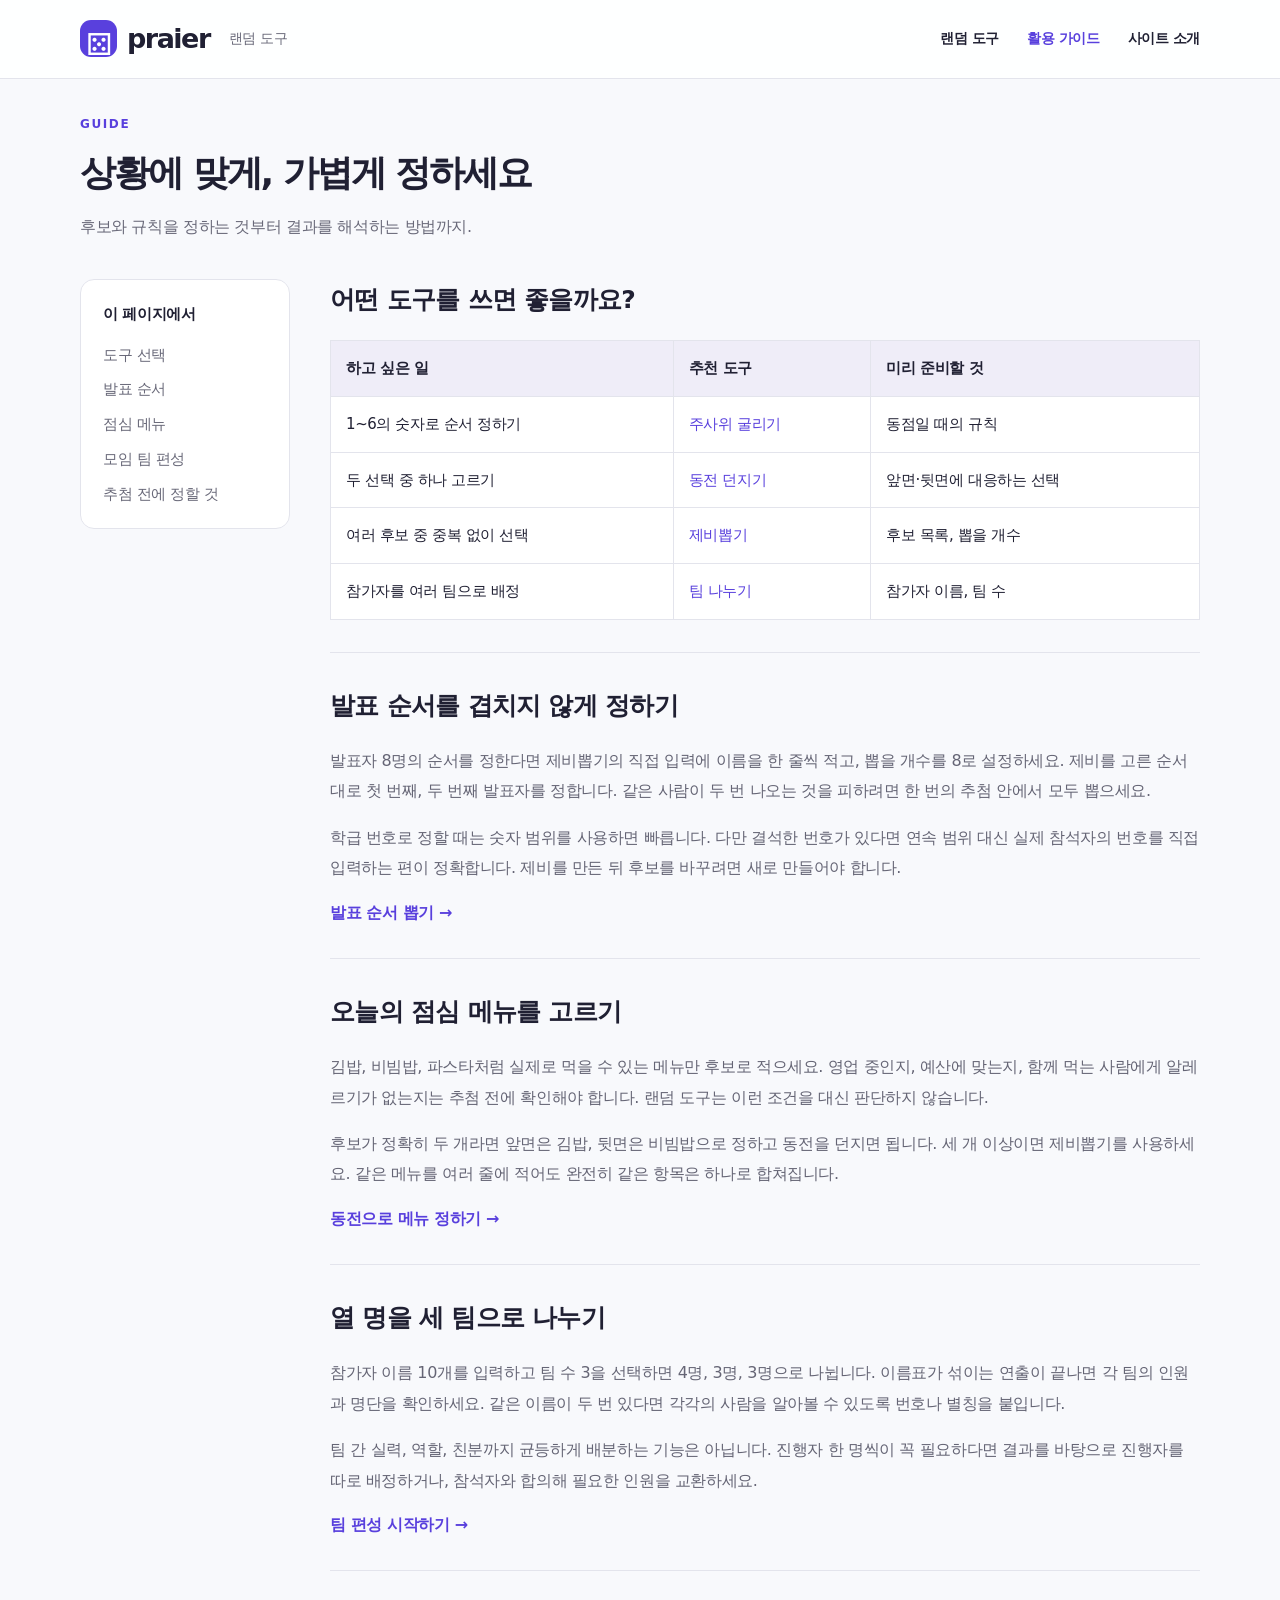
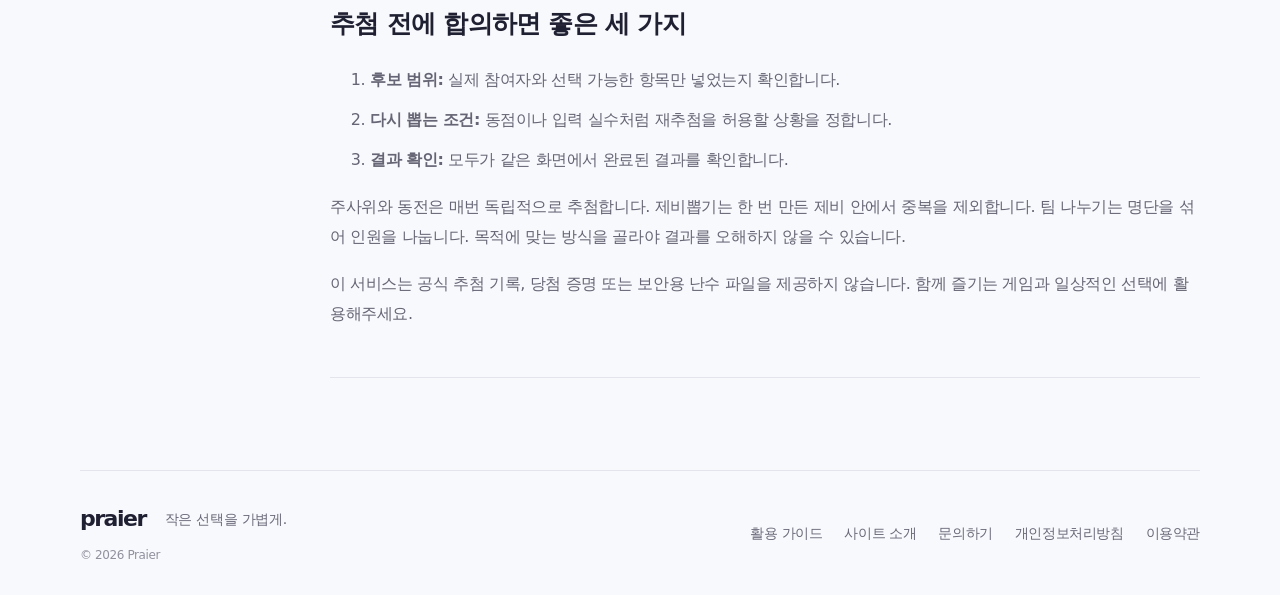
<file: guide.html>
<!doctype html><html lang="ko"><head><meta charset="utf-8"><meta name="viewport" content="width=device-width, initial-scale=1"><meta name="theme-color" content="#4f45d8"><title>랜덤 도구 활용 가이드 | 수업·게임·메뉴 선택 - Praier</title><meta name="description" content="도구 선택부터 추첨 규칙 정하기까지. 발표 순서, 점심 메뉴, 모임 팀 편성을 위한 구체적인 예제와 결과 해석 방법입니다."><link rel="icon" href="favicon.svg" type="image/svg+xml"><link rel="stylesheet" href="css/style.css?v=4"><script src="js/app.js?v=4" defer></script><link rel="canonical" href="https://praier.github.io/guide.html"><script async src="https://pagead2.googlesyndication.com/pagead/js/adsbygoogle.js?client=ca-pub-2066107155120778" crossorigin="anonymous"></script></head><body><a class="skip" href="#main">본문으로 건너뛰기</a><header><div class="container header-inner"><a class="brand" href="/"><span class="mark">⚄</span>praier<span class="brand-sub">랜덤 도구</span></a><nav aria-label="주 메뉴"><a href="/#tools">랜덤 도구</a><a href="guide.html" aria-current="page">활용 가이드</a><a href="about.html">사이트 소개</a></nav></div></header><main id="main"><section class="container page-hero"><div class="eyebrow">GUIDE</div><h1>상황에 맞게, 가볍게 정하세요</h1><p>후보와 규칙을 정하는 것부터 결과를 해석하는 방법까지.</p></section><div class="container guide-layout"><nav class="guide-index" aria-label="가이드 목차"><strong>이 페이지에서</strong><a href="#choose">도구 선택</a><a href="#presentation">발표 순서</a><a href="#lunch">점심 메뉴</a><a href="#classroom">모임 팀 편성</a><a href="#fair">추첨 전에 정할 것</a></nav><article class="guide-copy"><section id="choose"><h2>어떤 도구를 쓰면 좋을까요?</h2><div class="table-scroll"><table><thead><tr><th>하고 싶은 일</th><th>추천 도구</th><th>미리 준비할 것</th></tr></thead><tbody><tr><td>1~6의 숫자로 순서 정하기</td><td><a href="dice.html">주사위 굴리기</a></td><td>동점일 때의 규칙</td></tr><tr><td>두 선택 중 하나 고르기</td><td><a href="coin.html">동전 던지기</a></td><td>앞면·뒷면에 대응하는 선택</td></tr><tr><td>여러 후보 중 중복 없이 선택</td><td><a href="random-number.html">제비뽑기</a></td><td>후보 목록, 뽑을 개수</td></tr><tr><td>참가자를 여러 팀으로 배정</td><td><a href="team-generator.html">팀 나누기</a></td><td>참가자 이름, 팀 수</td></tr></tbody></table></div></section><section id="presentation"><h2>발표 순서를 겹치지 않게 정하기</h2><p>발표자 8명의 순서를 정한다면 제비뽑기의 직접 입력에 이름을 한 줄씩 적고, 뽑을 개수를 8로 설정하세요. 제비를 고른 순서대로 첫 번째, 두 번째 발표자를 정합니다. 같은 사람이 두 번 나오는 것을 피하려면 한 번의 추첨 안에서 모두 뽑으세요.</p><p>학급 번호로 정할 때는 숫자 범위를 사용하면 빠릅니다. 다만 결석한 번호가 있다면 연속 범위 대신 실제 참석자의 번호를 직접 입력하는 편이 정확합니다. 제비를 만든 뒤 후보를 바꾸려면 새로 만들어야 합니다.</p><a class="text-link" href="random-number.html">발표 순서 뽑기 →</a></section><section id="lunch"><h2>오늘의 점심 메뉴를 고르기</h2><p>김밥, 비빔밥, 파스타처럼 실제로 먹을 수 있는 메뉴만 후보로 적으세요. 영업 중인지, 예산에 맞는지, 함께 먹는 사람에게 알레르기가 없는지는 추첨 전에 확인해야 합니다. 랜덤 도구는 이런 조건을 대신 판단하지 않습니다.</p><p>후보가 정확히 두 개라면 앞면은 김밥, 뒷면은 비빔밥으로 정하고 동전을 던지면 됩니다. 세 개 이상이면 제비뽑기를 사용하세요. 같은 메뉴를 여러 줄에 적어도 완전히 같은 항목은 하나로 합쳐집니다.</p><a class="text-link" href="coin.html">동전으로 메뉴 정하기 →</a></section><section id="classroom"><h2>열 명을 세 팀으로 나누기</h2><p>참가자 이름 10개를 입력하고 팀 수 3을 선택하면 4명, 3명, 3명으로 나뉩니다. 이름표가 섞이는 연출이 끝나면 각 팀의 인원과 명단을 확인하세요. 같은 이름이 두 번 있다면 각각의 사람을 알아볼 수 있도록 번호나 별칭을 붙입니다.</p><p>팀 간 실력, 역할, 친분까지 균등하게 배분하는 기능은 아닙니다. 진행자 한 명씩이 꼭 필요하다면 결과를 바탕으로 진행자를 따로 배정하거나, 참석자와 합의해 필요한 인원을 교환하세요.</p><a class="text-link" href="team-generator.html">팀 편성 시작하기 →</a></section><section id="fair"><h2>추첨 전에 합의하면 좋은 세 가지</h2><ol><li><strong>후보 범위:</strong> 실제 참여자와 선택 가능한 항목만 넣었는지 확인합니다.</li><li><strong>다시 뽑는 조건:</strong> 동점이나 입력 실수처럼 재추첨을 허용할 상황을 정합니다.</li><li><strong>결과 확인:</strong> 모두가 같은 화면에서 완료된 결과를 확인합니다.</li></ol><p>주사위와 동전은 매번 독립적으로 추첨합니다. 제비뽑기는 한 번 만든 제비 안에서 중복을 제외합니다. 팀 나누기는 명단을 섞어 인원을 나눕니다. 목적에 맞는 방식을 골라야 결과를 오해하지 않을 수 있습니다.</p><p>이 서비스는 공식 추첨 기록, 당첨 증명 또는 보안용 난수 파일을 제공하지 않습니다. 함께 즐기는 게임과 일상적인 선택에 활용해주세요.</p></section></article></div></main><footer class="container"><div><a class="brand" href="/">praier<span class="brand-sub">작은 선택을 가볍게.</span></a><p>© <span data-year></span> Praier</p></div><nav aria-label="하단 메뉴"><a href="guide.html">활용 가이드</a><a href="about.html">사이트 소개</a><a href="contact.html">문의하기</a><a href="privacy.html">개인정보처리방침</a><a href="terms.html">이용약관</a></nav></footer></body></html>
</file>
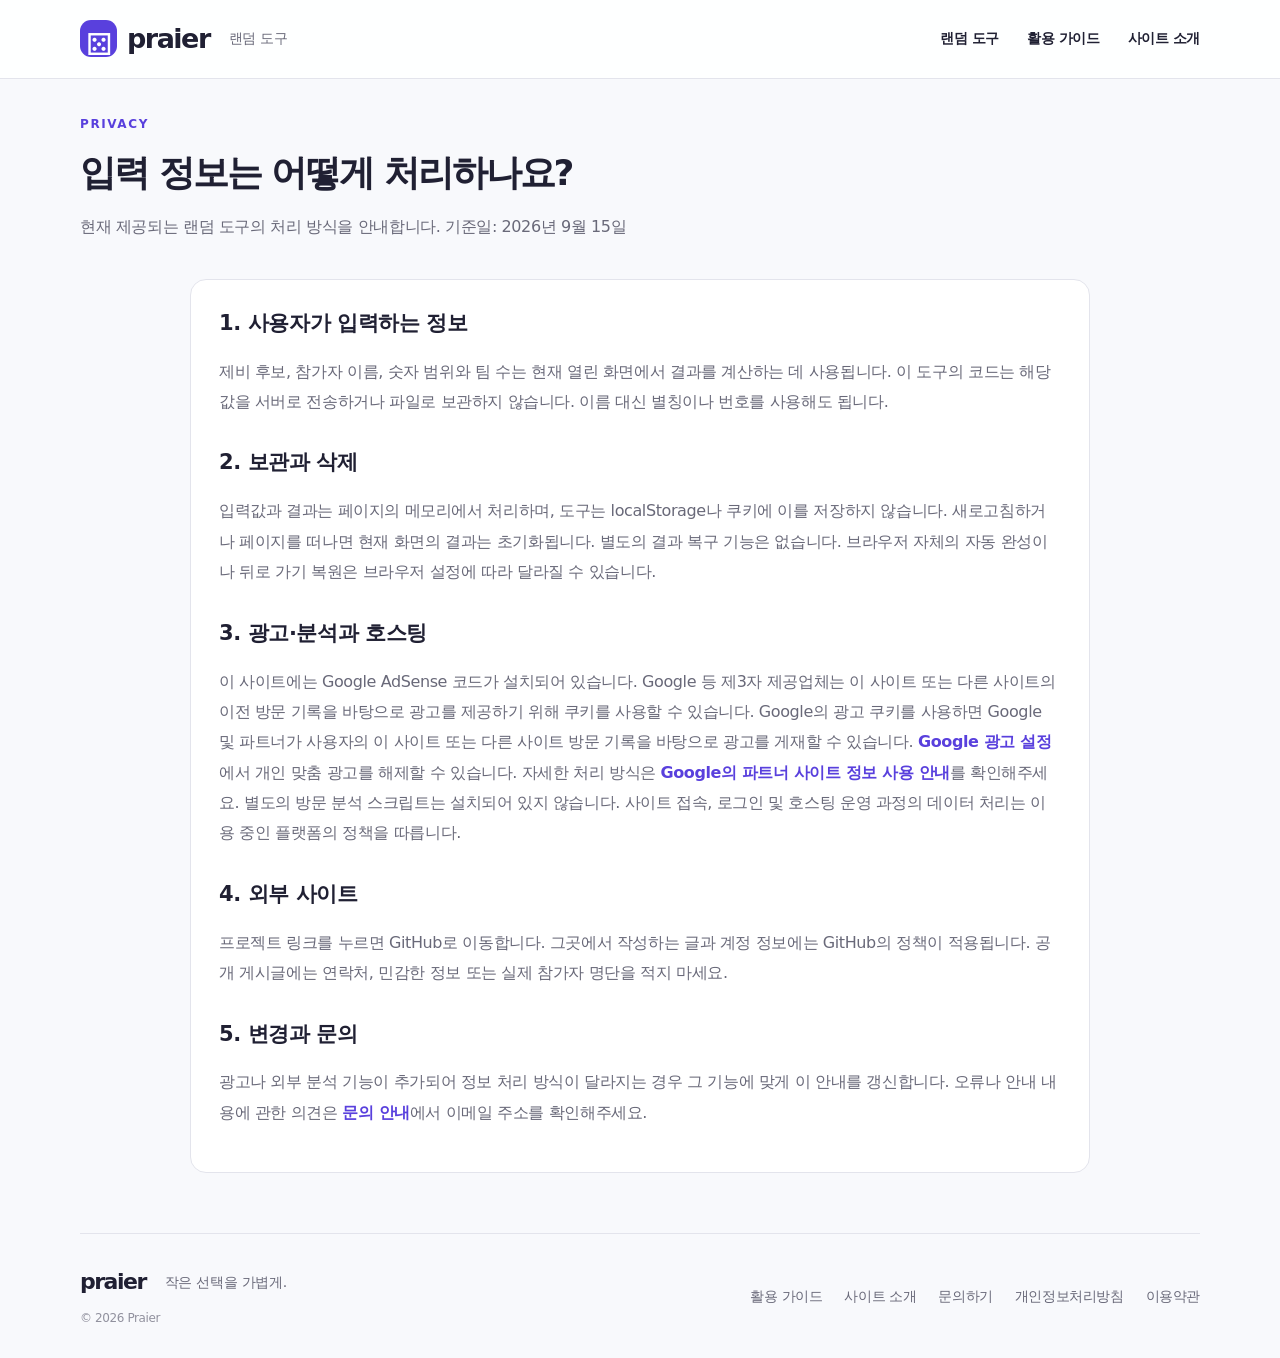
<file: privacy.html>
<!doctype html><html lang="ko"><head><meta charset="utf-8"><meta name="viewport" content="width=device-width, initial-scale=1"><meta name="theme-color" content="#4f45d8"><title>개인정보 처리 안내 | Praier 랜덤 도구</title><meta name="description" content="랜덤 도구의 입력 정보, 브라우저 저장 여부, 외부 연결과 광고·분석 스크립트의 현재 처리 상태를 안내합니다."><link rel="icon" href="favicon.svg" type="image/svg+xml"><link rel="stylesheet" href="css/style.css?v=4"><script src="js/app.js?v=4" defer></script><link rel="canonical" href="https://praier.github.io/privacy.html"><script async src="https://pagead2.googlesyndication.com/pagead/js/adsbygoogle.js?client=ca-pub-2066107155120778" crossorigin="anonymous"></script></head><body><a class="skip" href="#main">본문으로 건너뛰기</a><header><div class="container header-inner"><a class="brand" href="/"><span class="mark">⚄</span>praier<span class="brand-sub">랜덤 도구</span></a><nav aria-label="주 메뉴"><a href="/#tools">랜덤 도구</a><a href="guide.html">활용 가이드</a><a href="about.html">사이트 소개</a></nav></div></header><main id="main"><section class="container page-hero"><div class="eyebrow">PRIVACY</div><h1>입력 정보는 어떻게 처리하나요?</h1><p>현재 제공되는 랜덤 도구의 처리 방식을 안내합니다. 기준일: 2026년 9월 15일</p></section><article class="container prose card"><h2>1. 사용자가 입력하는 정보</h2><p>제비 후보, 참가자 이름, 숫자 범위와 팀 수는 현재 열린 화면에서 결과를 계산하는 데 사용됩니다. 이 도구의 코드는 해당 값을 서버로 전송하거나 파일로 보관하지 않습니다. 이름 대신 별칭이나 번호를 사용해도 됩니다.</p><h2>2. 보관과 삭제</h2><p>입력값과 결과는 페이지의 메모리에서 처리하며, 도구는 localStorage나 쿠키에 이를 저장하지 않습니다. 새로고침하거나 페이지를 떠나면 현재 화면의 결과는 초기화됩니다. 별도의 결과 복구 기능은 없습니다. 브라우저 자체의 자동 완성이나 뒤로 가기 복원은 브라우저 설정에 따라 달라질 수 있습니다.</p><h2>3. 광고·분석과 호스팅</h2><p>이 사이트에는 Google AdSense 코드가 설치되어 있습니다. Google 등 제3자 제공업체는 이 사이트 또는 다른 사이트의 이전 방문 기록을 바탕으로 광고를 제공하기 위해 쿠키를 사용할 수 있습니다. Google의 광고 쿠키를 사용하면 Google 및 파트너가 사용자의 이 사이트 또는 다른 사이트 방문 기록을 바탕으로 광고를 게재할 수 있습니다. <a class="text-link" href="https://adssettings.google.com/">Google 광고 설정</a>에서 개인 맞춤 광고를 해제할 수 있습니다. 자세한 처리 방식은 <a class="text-link" href="https://policies.google.com/technologies/partner-sites?hl=ko">Google의 파트너 사이트 정보 사용 안내</a>를 확인해주세요. 별도의 방문 분석 스크립트는 설치되어 있지 않습니다. 사이트 접속, 로그인 및 호스팅 운영 과정의 데이터 처리는 이용 중인 플랫폼의 정책을 따릅니다.</p><h2>4. 외부 사이트</h2><p>프로젝트 링크를 누르면 GitHub로 이동합니다. 그곳에서 작성하는 글과 계정 정보에는 GitHub의 정책이 적용됩니다. 공개 게시글에는 연락처, 민감한 정보 또는 실제 참가자 명단을 적지 마세요.</p><h2>5. 변경과 문의</h2><p>광고나 외부 분석 기능이 추가되어 정보 처리 방식이 달라지는 경우 그 기능에 맞게 이 안내를 갱신합니다. 오류나 안내 내용에 관한 의견은 <a class="text-link" href="contact.html">문의 안내</a>에서 이메일 주소를 확인해주세요.</p></article></main><footer class="container"><div><a class="brand" href="/">praier<span class="brand-sub">작은 선택을 가볍게.</span></a><p>© <span data-year></span> Praier</p></div><nav aria-label="하단 메뉴"><a href="guide.html">활용 가이드</a><a href="about.html">사이트 소개</a><a href="contact.html">문의하기</a><a href="privacy.html">개인정보처리방침</a><a href="terms.html">이용약관</a></nav></footer></body></html>
</file>
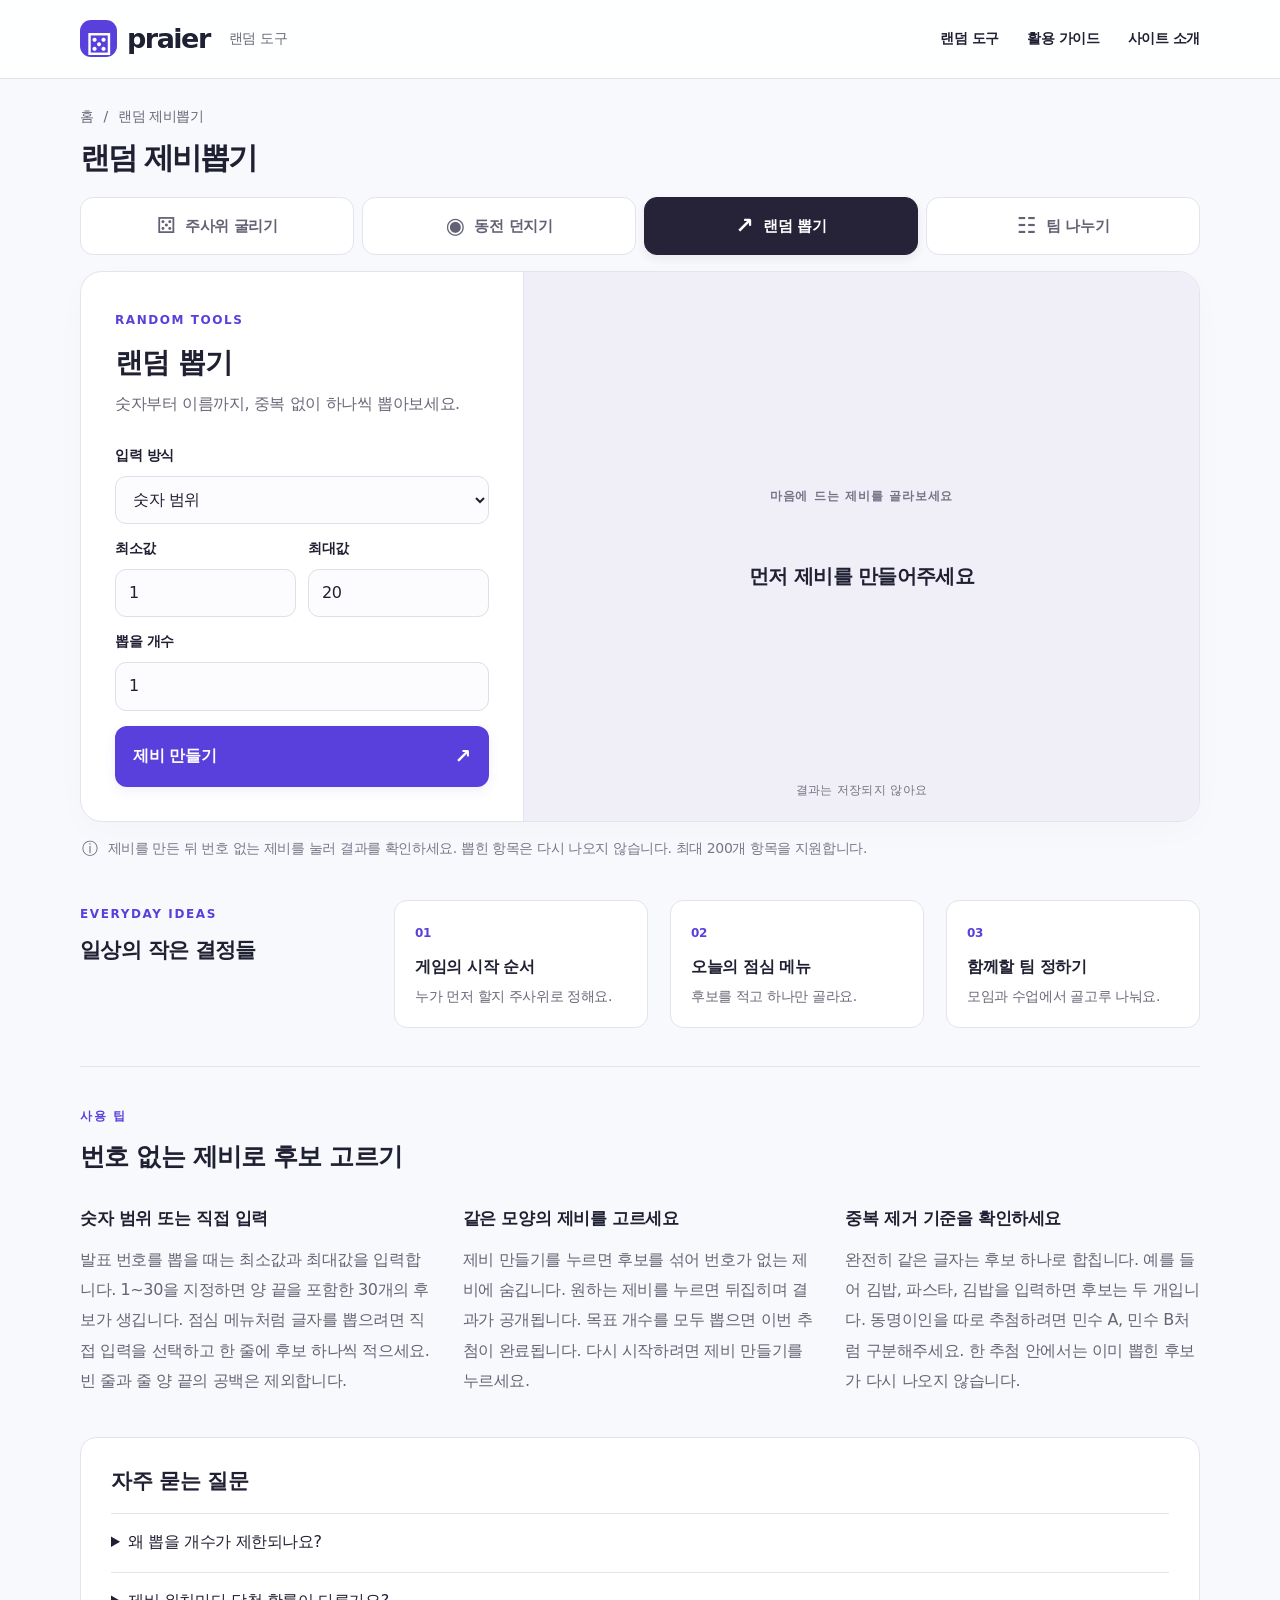
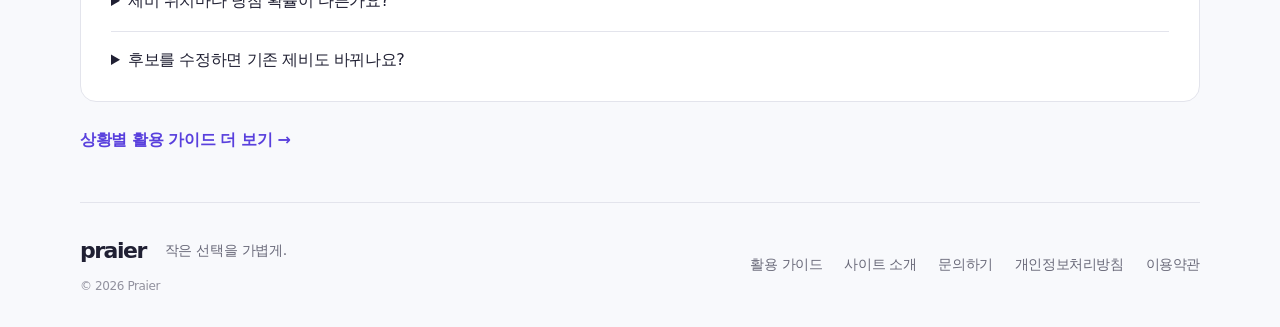
<file: random-number.html>
<!doctype html><html lang="ko"><head><meta charset="utf-8"><meta name="viewport" content="width=device-width, initial-scale=1"><meta name="theme-color" content="#4f45d8"><title>랜덤 제비뽑기 | 숫자·이름 중복 없이 추첨 - Praier</title><meta name="description" content="번호 없는 제비를 골라 숫자, 이름, 메뉴를 중복 없이 추첨하세요. 최대 200개 항목과 여러 개 뽑기를 지원합니다."><link rel="icon" href="favicon.svg" type="image/svg+xml"><link rel="stylesheet" href="css/style.css?v=4"><script src="js/app.js?v=4" defer></script><link rel="canonical" href="https://praier.github.io/random-number.html"><script async src="https://pagead2.googlesyndication.com/pagead/js/adsbygoogle.js?client=ca-pub-2066107155120778" crossorigin="anonymous"></script></head><body><a class="skip" href="#main">본문으로 건너뛰기</a><header><div class="container header-inner"><a class="brand" href="/"><span class="mark">⚄</span>praier<span class="brand-sub">랜덤 도구</span></a><nav aria-label="주 메뉴"><a href="/#tools">랜덤 도구</a><a href="guide.html">활용 가이드</a><a href="about.html">사이트 소개</a></nav></div></header><main id="main"><noscript><div class="container notice">랜덤 도구를 사용하려면 JavaScript를 켜주세요. 아래 활용 가이드와 설명은 그대로 읽을 수 있습니다.</div></noscript><section class="container compact-heading"><nav aria-label="현재 위치"><a href="/">홈</a><span>/</span><span>랜덤 제비뽑기</span></nav><h1>랜덤 제비뽑기</h1></section><section class="container workspace" id="tools" data-tool="draw"><div class="section-label"><h2>선택을 돕는 네 가지 도구</h2><span>필요한 도구를 골라보세요</span></div><nav class="tool-tabs" aria-label="랜덤 도구"><a class="tool-tab " href="dice.html" ><span>⚄</span>주사위 굴리기</a><a class="tool-tab " href="coin.html" ><span>◉</span>동전 던지기</a><a class="tool-tab selected" href="random-number.html" aria-current=page><span>↗</span>랜덤 뽑기</a><a class="tool-tab " href="team-generator.html" ><span>☷</span>팀 나누기</a></nav><div class="tool-body"><div class="settings"><span class="small-label">RANDOM TOOLS</span><h2>랜덤 뽑기</h2><p class="description">숫자부터 이름까지, 중복 없이 하나씩 뽑아보세요.</p><div class="fields"><label for="mode">입력 방식</label><select id="mode"><option value="number">숫자 범위</option><option value="text">이름·메뉴 직접 입력</option></select><div id="range" class="range"><div><label for="min">최소값</label><input id="min" type="number" value="1" step="1"></div><div><label for="max">최대값</label><input id="max" type="number" value="20" step="1"></div></div><div id="text-input" hidden><label for="items">뽑을 항목</label><textarea id="items" placeholder="김밥&#10;파스타&#10;비빔밥"></textarea><p class="hint">한 줄에 하나씩 입력하세요. 같은 항목은 하나로 합칩니다.</p></div><label for="count">뽑을 개수</label><input id="count" type="number" min="1" value="1" step="1"><button class="primary" id="prepare">제비 만들기 <span>↗</span></button></div><p id="error" class="error" role="alert"></p></div><div class="result-stage"><p class="result-caption">마음에 드는 제비를 골라보세요</p><div id="sticks" class="sticks"></div><div id="result" class="result" role="status" aria-live="polite">먼저 제비를 만들어주세요</div><div class="stage-bottom">결과는 저장되지 않아요</div></div></div><div class="tool-note"><span>ⓘ</span><p>제비를 만든 뒤 번호 없는 제비를 눌러 결과를 확인하세요. 뽑힌 항목은 다시 나오지 않습니다. 최대 200개 항목을 지원합니다.</p></div></section><section class="container bottom-info"><div><span class="small-label">EVERYDAY IDEAS</span><h2>일상의 작은 결정들</h2></div><a href="dice.html"><span>01</span><h3>게임의 시작 순서</h3><p>누가 먼저 할지 주사위로 정해요.</p></a><a href="random-number.html"><span>02</span><h3>오늘의 점심 메뉴</h3><p>후보를 적고 하나만 골라요.</p></a><a href="team-generator.html"><span>03</span><h3>함께할 팀 정하기</h3><p>모임과 수업에서 골고루 나눠요.</p></a></section><section class="container reading"><div class="reading-header"><span class="eyebrow">사용 팁</span><h2>번호 없는 제비로 후보 고르기</h2></div><div class="reading-grid"><article><h3>숫자 범위 또는 직접 입력</h3><p>발표 번호를 뽑을 때는 최소값과 최대값을 입력합니다. 1~30을 지정하면 양 끝을 포함한 30개의 후보가 생깁니다. 점심 메뉴처럼 글자를 뽑으려면 직접 입력을 선택하고 한 줄에 후보 하나씩 적으세요. 빈 줄과 줄 양 끝의 공백은 제외합니다.</p></article><article><h3>같은 모양의 제비를 고르세요</h3><p>제비 만들기를 누르면 후보를 섞어 번호가 없는 제비에 숨깁니다. 원하는 제비를 누르면 뒤집히며 결과가 공개됩니다. 목표 개수를 모두 뽑으면 이번 추첨이 완료됩니다. 다시 시작하려면 제비 만들기를 누르세요.</p></article><article><h3>중복 제거 기준을 확인하세요</h3><p>완전히 같은 글자는 후보 하나로 합칩니다. 예를 들어 김밥, 파스타, 김밥을 입력하면 후보는 두 개입니다. 동명이인을 따로 추첨하려면 민수 A, 민수 B처럼 구분해주세요. 한 추첨 안에서는 이미 뽑힌 후보가 다시 나오지 않습니다.</p></article></div><div class="faq"><h2>자주 묻는 질문</h2><details><summary>왜 뽑을 개수가 제한되나요?</summary><p>중복 없이 추첨하므로 뽑을 개수는 후보 수보다 많을 수 없습니다. 후보와 숫자 범위는 최대 200개까지 지원합니다.</p></details><details><summary>제비 위치마다 당첨 확률이 다른가요?</summary><p>후보를 먼저 무작위로 섞어 배치하므로 어느 위치를 골라도 특정 후보가 나올 확률은 같습니다. 제비의 색과 위치는 결과의 힌트가 아닙니다.</p></details><details><summary>후보를 수정하면 기존 제비도 바뀌나요?</summary><p>입력만 수정하면 진행 중인 제비는 유지됩니다. 제비 만들기를 다시 눌러야 수정한 후보로 새 추첨을 시작합니다.</p></details></div><a class="text-link" href="guide.html">상황별 활용 가이드 더 보기 →</a></section></main><footer class="container"><div><a class="brand" href="/">praier<span class="brand-sub">작은 선택을 가볍게.</span></a><p>© <span data-year></span> Praier</p></div><nav aria-label="하단 메뉴"><a href="guide.html">활용 가이드</a><a href="about.html">사이트 소개</a><a href="contact.html">문의하기</a><a href="privacy.html">개인정보처리방침</a><a href="terms.html">이용약관</a></nav></footer></body></html>
</file>
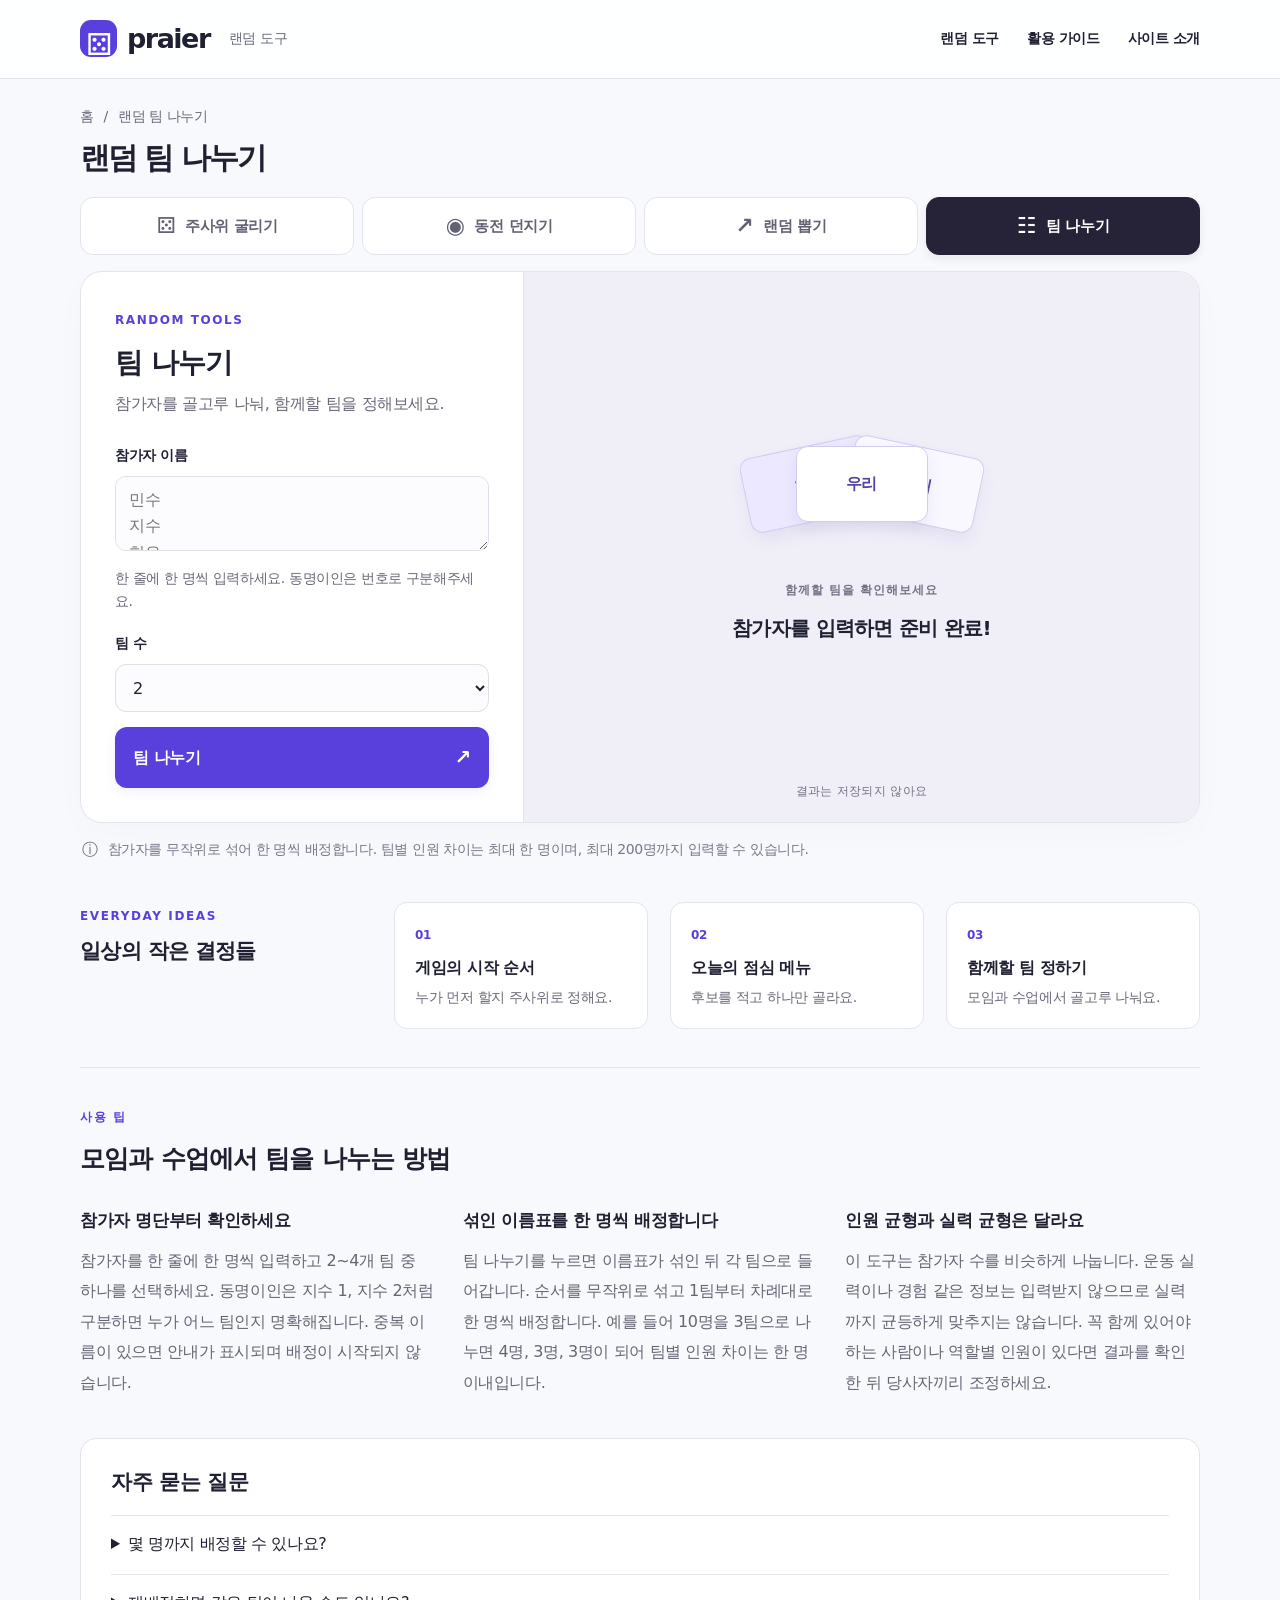
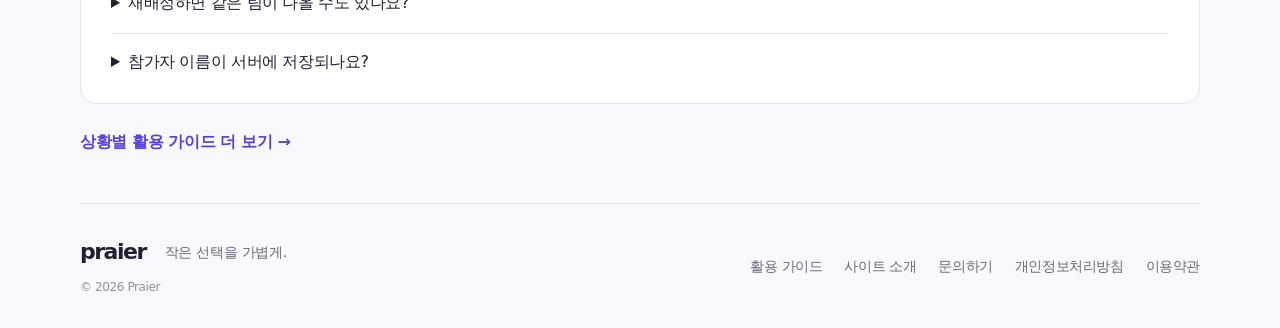
<file: team-generator.html>
<!doctype html><html lang="ko"><head><meta charset="utf-8"><meta name="viewport" content="width=device-width, initial-scale=1"><meta name="theme-color" content="#4f45d8"><title>랜덤 팀 나누기 | 이름표를 섞어 균형 있게 - Praier</title><meta name="description" content="참가자 이름표를 섞어 2~4개 팀으로 배정하세요. 최대 200명, 팀별 인원 차이 한 명 이내, 동명이인 입력 방법을 안내합니다."><link rel="icon" href="favicon.svg" type="image/svg+xml"><link rel="stylesheet" href="css/style.css?v=4"><script src="js/app.js?v=4" defer></script><link rel="canonical" href="https://praier.github.io/team-generator.html"><script async src="https://pagead2.googlesyndication.com/pagead/js/adsbygoogle.js?client=ca-pub-2066107155120778" crossorigin="anonymous"></script></head><body><a class="skip" href="#main">본문으로 건너뛰기</a><header><div class="container header-inner"><a class="brand" href="/"><span class="mark">⚄</span>praier<span class="brand-sub">랜덤 도구</span></a><nav aria-label="주 메뉴"><a href="/#tools">랜덤 도구</a><a href="guide.html">활용 가이드</a><a href="about.html">사이트 소개</a></nav></div></header><main id="main"><noscript><div class="container notice">랜덤 도구를 사용하려면 JavaScript를 켜주세요. 아래 활용 가이드와 설명은 그대로 읽을 수 있습니다.</div></noscript><section class="container compact-heading"><nav aria-label="현재 위치"><a href="/">홈</a><span>/</span><span>랜덤 팀 나누기</span></nav><h1>랜덤 팀 나누기</h1></section><section class="container workspace" id="tools" data-tool="team"><div class="section-label"><h2>선택을 돕는 네 가지 도구</h2><span>필요한 도구를 골라보세요</span></div><nav class="tool-tabs" aria-label="랜덤 도구"><a class="tool-tab " href="dice.html" ><span>⚄</span>주사위 굴리기</a><a class="tool-tab " href="coin.html" ><span>◉</span>동전 던지기</a><a class="tool-tab " href="random-number.html" ><span>↗</span>랜덤 뽑기</a><a class="tool-tab selected" href="team-generator.html" aria-current=page><span>☷</span>팀 나누기</a></nav><div class="tool-body"><div class="settings"><span class="small-label">RANDOM TOOLS</span><h2>팀 나누기</h2><p class="description">참가자를 골고루 나눠, 함께할 팀을 정해보세요.</p><div class="fields"><label for="participants">참가자 이름</label><textarea id="participants" placeholder="민수&#10;지수&#10;현우&#10;수진"></textarea><p class="hint">한 줄에 한 명씩 입력하세요. 동명이인은 번호로 구분해주세요.</p><label for="team-count">팀 수</label><select id="team-count"><option>2</option><option>3</option><option>4</option></select><button class="primary" id="teams">팀 나누기 <span>↗</span></button></div><p id="error" class="error" role="alert"></p></div><div class="result-stage"><div id="team-shuffle" class="team-shuffle" aria-hidden="true"><span class="name-card">함께</span><span class="name-card">우리</span><span class="name-card">한 팀</span></div><p class="result-caption">함께할 팀을 확인해보세요</p><div id="result" class="result" role="status" aria-live="polite">참가자를 입력하면 준비 완료!</div><div class="stage-bottom">결과는 저장되지 않아요</div></div></div><div class="tool-note"><span>ⓘ</span><p>참가자를 무작위로 섞어 한 명씩 배정합니다. 팀별 인원 차이는 최대 한 명이며, 최대 200명까지 입력할 수 있습니다.</p></div></section><section class="container bottom-info"><div><span class="small-label">EVERYDAY IDEAS</span><h2>일상의 작은 결정들</h2></div><a href="dice.html"><span>01</span><h3>게임의 시작 순서</h3><p>누가 먼저 할지 주사위로 정해요.</p></a><a href="random-number.html"><span>02</span><h3>오늘의 점심 메뉴</h3><p>후보를 적고 하나만 골라요.</p></a><a href="team-generator.html"><span>03</span><h3>함께할 팀 정하기</h3><p>모임과 수업에서 골고루 나눠요.</p></a></section><section class="container reading"><div class="reading-header"><span class="eyebrow">사용 팁</span><h2>모임과 수업에서 팀을 나누는 방법</h2></div><div class="reading-grid"><article><h3>참가자 명단부터 확인하세요</h3><p>참가자를 한 줄에 한 명씩 입력하고 2~4개 팀 중 하나를 선택하세요. 동명이인은 지수 1, 지수 2처럼 구분하면 누가 어느 팀인지 명확해집니다. 중복 이름이 있으면 안내가 표시되며 배정이 시작되지 않습니다.</p></article><article><h3>섞인 이름표를 한 명씩 배정합니다</h3><p>팀 나누기를 누르면 이름표가 섞인 뒤 각 팀으로 들어갑니다. 순서를 무작위로 섞고 1팀부터 차례대로 한 명씩 배정합니다. 예를 들어 10명을 3팀으로 나누면 4명, 3명, 3명이 되어 팀별 인원 차이는 한 명 이내입니다.</p></article><article><h3>인원 균형과 실력 균형은 달라요</h3><p>이 도구는 참가자 수를 비슷하게 나눕니다. 운동 실력이나 경험 같은 정보는 입력받지 않으므로 실력까지 균등하게 맞추지는 않습니다. 꼭 함께 있어야 하는 사람이나 역할별 인원이 있다면 결과를 확인한 뒤 당사자끼리 조정하세요.</p></article></div><div class="faq"><h2>자주 묻는 질문</h2><details><summary>몇 명까지 배정할 수 있나요?</summary><p>최대 200명까지 가능합니다. 선택한 팀 수만큼은 참가자가 있어야 하며, 한 사람의 이름은 100자 이내로 입력하세요.</p></details><details><summary>재배정하면 같은 팀이 나올 수도 있나요?</summary><p>네. 매번 명단을 새로 섞지만 이전 배정을 피하도록 강제하지는 않습니다. 인원이 적을수록 같은 조합을 다시 볼 가능성이 커집니다.</p></details><details><summary>참가자 이름이 서버에 저장되나요?</summary><p>이 도구의 계산 코드는 이름을 서버로 전송하거나 브라우저 저장소에 보관하지 않습니다. 새로고침하면 입력과 결과가 사라집니다.</p></details></div><a class="text-link" href="guide.html">상황별 활용 가이드 더 보기 →</a></section></main><footer class="container"><div><a class="brand" href="/">praier<span class="brand-sub">작은 선택을 가볍게.</span></a><p>© <span data-year></span> Praier</p></div><nav aria-label="하단 메뉴"><a href="guide.html">활용 가이드</a><a href="about.html">사이트 소개</a><a href="contact.html">문의하기</a><a href="privacy.html">개인정보처리방침</a><a href="terms.html">이용약관</a></nav></footer></body></html>
</file>
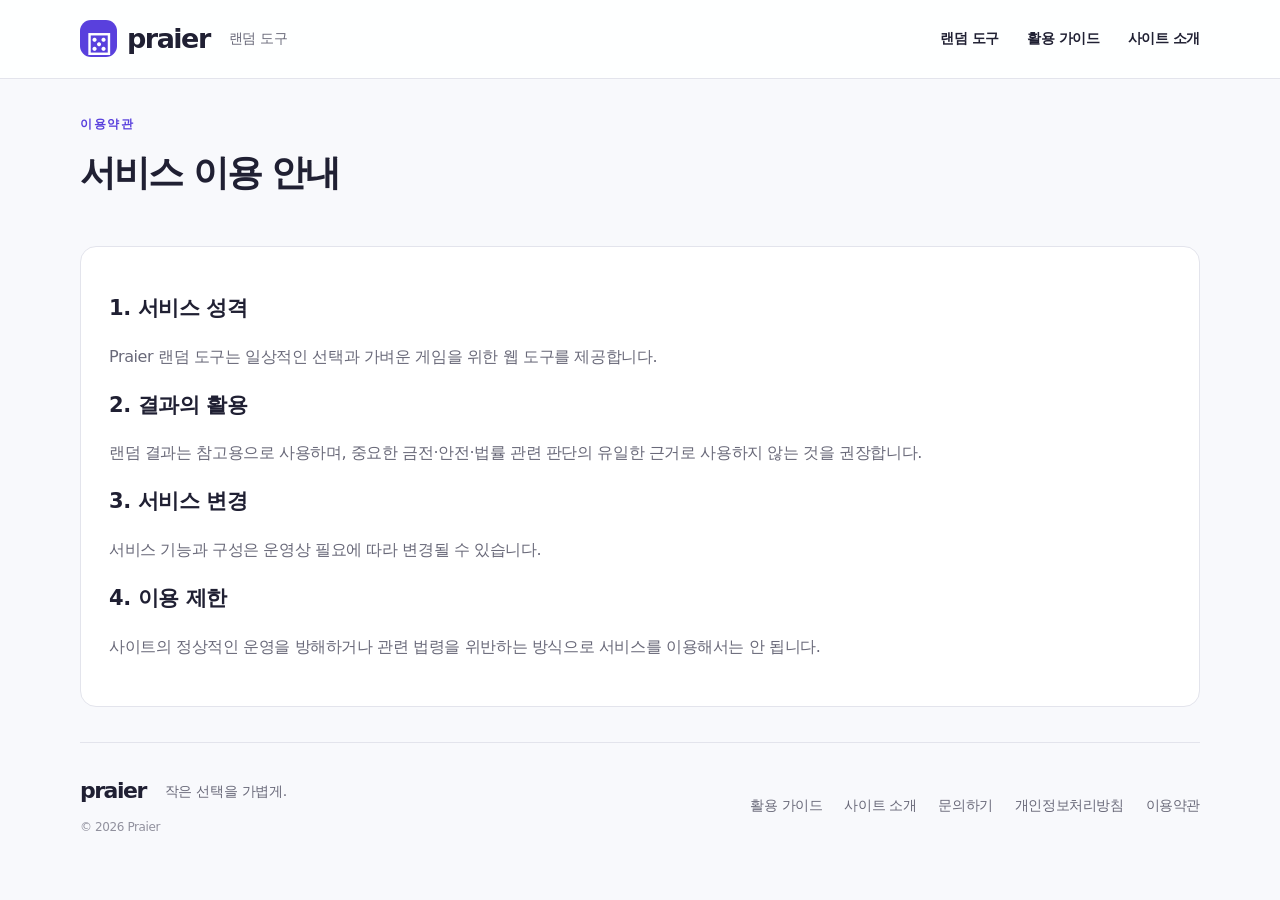
<file: terms.html>
<!doctype html><html lang="ko"><head><meta charset="utf-8"><meta name="viewport" content="width=device-width, initial-scale=1"><meta name="theme-color" content="#4f45d8"><title>서비스 이용 안내 | Praier 랜덤 도구</title><meta name="description" content="일상용 랜덤 도구의 이용 범위, 결과 사용, 서비스 변경 및 이용 제한에 관한 안내입니다."><link rel="icon" href="favicon.svg" type="image/svg+xml"><link rel="stylesheet" href="css/style.css?v=4"><script src="js/app.js?v=4" defer></script><link rel="canonical" href="https://praier.github.io/terms.html"><script async src="https://pagead2.googlesyndication.com/pagead/js/adsbygoogle.js?client=ca-pub-2066107155120778" crossorigin="anonymous"></script></head><body><a class="skip" href="#main">본문으로 건너뛰기</a><header><div class="container header-inner"><a class="brand" href="/"><span class="mark">⚄</span>praier<span class="brand-sub">랜덤 도구</span></a><nav aria-label="주 메뉴"><a href="/#tools">랜덤 도구</a><a href="guide.html">활용 가이드</a><a href="about.html">사이트 소개</a></nav></div></header><main id="main"><noscript><div class="container notice">랜덤 도구를 사용하려면 JavaScript를 켜주세요. 아래 활용 가이드와 설명은 그대로 읽을 수 있습니다.</div></noscript><div class="container page-hero"><div class="eyebrow">이용약관</div><h1>서비스 이용 안내</h1></div><section class="section"><div class="container"><div class="card info-card"><h2>1. 서비스 성격</h2><p>Praier 랜덤 도구는 일상적인 선택과 가벼운 게임을 위한 웹 도구를 제공합니다.</p><h2>2. 결과의 활용</h2><p>랜덤 결과는 참고용으로 사용하며, 중요한 금전·안전·법률 관련 판단의 유일한 근거로 사용하지 않는 것을 권장합니다.</p><h2>3. 서비스 변경</h2><p>서비스 기능과 구성은 운영상 필요에 따라 변경될 수 있습니다.</p><h2>4. 이용 제한</h2><p>사이트의 정상적인 운영을 방해하거나 관련 법령을 위반하는 방식으로 서비스를 이용해서는 안 됩니다.</p></div></div></section></main><footer class="container"><div><a class="brand" href="/">praier<span class="brand-sub">작은 선택을 가볍게.</span></a><p>© <span data-year></span> Praier</p></div><nav aria-label="하단 메뉴"><a href="guide.html">활용 가이드</a><a href="about.html">사이트 소개</a><a href="contact.html">문의하기</a><a href="privacy.html">개인정보처리방침</a><a href="terms.html">이용약관</a></nav></footer></body></html>
</file>
<file: css/style.css>
:root{--purple:#5146d8;--ink:#202039;--muted:#6c6d80;--line:#e7e7ef;--paper:#f7f8fc}*{box-sizing:border-box}body{margin:0;background:var(--paper);color:var(--ink);font-family:'Noto Sans KR',system-ui,sans-serif;font-size:16px;line-height:1.65}a{color:inherit;text-decoration:none}button,input,textarea,select{font:inherit}button,a,input,textarea,select{-webkit-tap-highlight-color:transparent}a:focus-visible,button:focus-visible,input:focus-visible,select:focus-visible,textarea:focus-visible{outline:3px solid #928aff;outline-offset:4px}.container{width:min(1120px,calc(100% - 64px));margin-inline:auto}header{background:#fff;border-bottom:1px solid var(--line)}.header-inner{height:86px;display:flex;justify-content:space-between;align-items:center}.brand{display:flex;align-items:center;gap:10px;font-size:27px;font-weight:900;letter-spacing:-1.2px}.mark{display:grid;place-items:center;background:var(--purple);color:white;border-radius:12px;width:37px;height:37px;font-size:30px}.brand-sub{font-size:14px;font-weight:500;letter-spacing:-.3px;color:var(--muted);margin-left:9px}.header-inner nav{display:flex;gap:30px;font-size:14px;font-weight:600}.header-inner nav a:first-child{color:var(--purple)}.intro{display:grid;grid-template-columns:1fr 1.1fr;align-items:center;padding-block:48px 42px;gap:40px}.eyebrow,.small-label{font-size:12px;font-weight:700;letter-spacing:1.6px;color:var(--purple)}h1{font-size:43px;line-height:1.35;letter-spacing:-2px;margin:14px 0 17px;font-weight:800}h1 span{color:var(--purple)}.intro p{color:var(--muted);font-size:16px;line-height:1.9;margin:0}.intro img{width:100%;height:245px;object-fit:cover;border-radius:25px}.section-label{display:flex;align-items:center;justify-content:space-between;margin-bottom:18px}.section-label h2{font-size:20px;letter-spacing:-.7px;margin:0}.section-label>span{font-size:13px;color:var(--muted)}.tool-tabs{display:grid;grid-template-columns:repeat(4,1fr);gap:8px;padding:7px;background:#ececf5;border:1px solid #e8e8f0;border-radius:16px;margin-bottom:17px}.tool-tab{display:flex;justify-content:center;align-items:center;gap:10px;padding:14px 10px;border-radius:10px;color:#67677b;font-weight:600;font-size:15px;transition:background .2s}.tool-tab span{font-size:23px;line-height:1}.tool-tab:hover{background:#ffffff90}.tool-tab.selected{background:white;box-shadow:0 3px 10px #2620500c;color:var(--purple)}.tool-body{display:grid;grid-template-columns: .9fr 1.3fr;border:1px solid var(--line);background:#fff;border-radius:20px;overflow:hidden;min-height:355px}.settings{padding:29px 34px}.settings .small-label{font-size:10px;color:#8e8baf}.settings h2{font-size:27px;letter-spacing:-1px;margin:7px 0}.description{font-size:14px;color:var(--muted);margin:0 0 21px}.fields label{font-size:14px;font-weight:600;display:block;margin:13px 0 7px}input,select,textarea{border:1px solid #dddde8;border-radius:9px;padding:10px 13px;width:100%;color:var(--ink);background:#fff;min-height:44px}textarea{resize:vertical;min-height:135px}.hint{color:var(--muted);font-size:12px;line-height:1.65;margin:8px 0 19px}.primary{margin-top:15px;background:var(--purple);color:white;display:flex;justify-content:space-between;align-items:center;width:100%;border:0;border-radius:10px;padding:14px 18px;font-size:15px;font-weight:600;cursor:pointer;transition:background .2s,transform .2s}.primary:hover{background:#4036bc;transform:translateY(-1px)}button:disabled{opacity:.55;cursor:default;transform:none}.result-stage{background:radial-gradient(ellipse at 50% 40%,#fff 0%,#f5f3ff 80%);border-left:1px solid var(--line);display:flex;flex-direction:column;align-items:center;justify-content:center;padding:30px;position:relative;text-align:center;min-height:340px;padding-bottom:60px}.dice-visual{color:#5146d8;font-size:98px;line-height:1.2;letter-spacing:8px;filter:drop-shadow(0 8px 8px #59549d22)}.dice-visual span{color:#8f7eda}.result-caption{font-size:12px;color:#838094;margin:16px 0 8px}.result{font-size:19px;font-weight:600;overflow-wrap:anywhere;width:100%}.stage-bottom{position:absolute;bottom:20px;font-size:11px;color:#9894aa;letter-spacing:.3px}.tool-note{display:flex;gap:10px;margin:16px 2px 0;color:#78788a;font-size:12px}.tool-note>span{color:#8f89b8;font-size:16px}.tool-note p{margin:0}.bottom-info{display:grid;grid-template-columns:1.15fr repeat(3,1fr);gap:30px;padding-block:48px 46px}.bottom-info h2{font-size:20px;margin:8px 0;letter-spacing:-.7px}.bottom-info a{padding-left:22px;border-left:1px solid var(--line)}.bottom-info a>span{color:#a19db9;font-size:12px}.bottom-info h3{font-size:15px;margin:7px 0}.bottom-info p{font-size:12px;color:var(--muted);margin:0}footer{border-top:1px solid var(--line);display:flex;align-items:center;justify-content:space-between;padding-block:28px}footer .brand{font-size:22px}footer .brand-sub{font-size:12px}footer p{font-size:11px;color:#91919e;margin:8px 0 0}footer nav{display:flex;gap:22px;font-size:12px;color:var(--muted)}.error{font-size:14px;color:#b3273d;margin:12px 0 0}.error:empty{display:none}.range{display:grid;grid-template-columns:1fr 1fr;gap:12px}.coin-symbol{font-size:110px;color:#d39b26;line-height:1.25}.choice-note{display:flex;gap:12px}.choice-note span{flex:1;border:1px solid var(--line);border-radius:10px;padding:15px;text-align:center}.rolling{animation:roll .5s ease-in-out infinite}@keyframes roll{50%{transform:translateY(-13px) rotate(15deg)}}.sticks{display:flex;flex-wrap:wrap;justify-content:center;gap:8px;max-height:250px;overflow:auto;width:100%;padding:5px;margin-bottom:12px}.stick{border:1px solid #ccc6f9;background:white;border-radius:8px;color:var(--purple);width:44px;height:58px;cursor:pointer}.picked{display:inline-block;background:white;padding:7px 13px;border:1px solid #e4dff9;border-radius:9px;margin:5px;font-size:17px}.team-card{background:#fff;text-align:left;margin:10px 0;padding:15px 20px;border-radius:12px;border:1px solid var(--line)}.team-card h3{margin:0 0 5px;font-size:15px;color:var(--purple)}.team-card p{font-size:15px;font-weight:400;margin:0}.page-hero{padding-block:50px 25px}.page-hero h1{font-size:36px}.page-hero p{color:var(--muted)}.section{padding:10px 0 35px}.info-grid{display:grid;grid-template-columns:1fr 1fr;gap:20px}.card{background:white;border:1px solid var(--line);border-radius:16px;padding:28px}.card h2{font-size:21px}.card p{color:var(--muted);line-height:1.9}.prose{margin-bottom:60px;max-width:900px}.text-link{color:var(--purple);font-weight:600}.skip{position:absolute;top:-100px;background:white;padding:15px;z-index:100}.skip:focus{top:0}[hidden]{display:none!important}@media(max-width:760px){.container{width:calc(100% - 32px)}.header-inner{height:72px}.brand-sub{display:none}.header-inner nav{gap:16px;font-size:12px}.brand{font-size:24px}.intro{gap:16px;padding-block:30px;grid-template-columns:1fr 1fr}h1{font-size:30px;letter-spacing:-1.4px}.intro p{font-size:13px}.intro img{height:190px;border-radius:16px}.eyebrow{font-size:9px}.section-label h2{font-size:18px}.section-label>span{display:none}.tool-tab{font-size:13px;gap:7px;padding:11px 6px}.tool-tab span{font-size:18px}.tool-tabs{gap:3px;padding:5px}.tool-body{grid-template-columns:1fr}.settings{padding:24px}.result-stage{border-left:0;border-top:1px solid var(--line);min-height:280px}.settings h2{font-size:24px}.bottom-info{grid-template-columns:1fr 1fr;gap:25px;padding-block:35px}.bottom-info h2{font-size:18px}.bottom-info a{padding-left:15px}footer{align-items:flex-start;gap:20px}footer nav{flex-wrap:wrap;gap:9px 14px;font-size:11px;justify-content:flex-end}.info-grid{grid-template-columns:1fr}.page-hero h1{font-size:30px}}@media(max-width:420px){.intro{grid-template-columns:1fr}.intro img{display:none}.intro h1 br{display:none}.intro h1{font-size:29px}.intro p br{display:none}.tool-tab{flex-direction:column;font-size:12px;gap:8px}.header-inner nav{gap:12px}.header-inner nav a:last-child{display:none}}@media(prefers-reduced-motion:reduce){*,*::before,*::after{animation:none!important;transition:none!important;scroll-behavior:auto!important}}
/* 3D objects are functional result surfaces, not decorative images. */
.dice-table{display:flex;flex-wrap:wrap;justify-content:center;gap:28px 38px;width:100%;padding:40px 0 12px;perspective:900px;--die-size:84px;--die-half:42px}
.die-slot{width:110px;display:flex;flex-direction:column;align-items:center;gap:28px;perspective:800px}
.die-mover{width:var(--die-size);height:var(--die-size);position:relative;transform-style:preserve-3d}
.die-view{width:100%;height:100%;transform:rotateX(-17deg) rotateY(23deg);transform-style:preserve-3d}
.die-cube{width:100%;height:100%;position:relative;transform-style:preserve-3d}
.die-face{position:absolute;inset:0;display:grid;grid-template-columns:repeat(3,1fr);grid-template-rows:repeat(3,1fr);gap:5px;padding:13px;border:1px solid #d8d3e4;border-radius:13px;background:linear-gradient(135deg,#fffefa,#f7f3ef 55%,#e1dce9);box-shadow:inset 0 0 8px #ffffff,inset -3px -3px 10px #9b91b63a;backface-visibility:hidden;-webkit-backface-visibility:hidden}
.pip{border-radius:50%;min-width:0;min-height:0}.pip.on{background:radial-gradient(circle at 65% 70%,#51506a,#242235 70%);box-shadow:inset 1px 2px 3px #0f0c2499,0 1px 1px white}
.die-label{font-size:12px;color:#6c657e;white-space:nowrap}.many-dice{--die-size:66px;gap:25px 22px}.many-dice .die-slot{width:80px}.many-dice .die-face{padding:9px;gap:4px;border-radius:10px}
.coin-scene{width:210px;height:220px;display:grid;place-items:center;perspective:1000px;position:relative}
.coin-rotor{position:relative;width:150px;height:150px;transform-style:preserve-3d;z-index:1}
.coin-face,.coin-edge{position:absolute;inset:0;border-radius:50%;backface-visibility:hidden;-webkit-backface-visibility:hidden}
.coin-face{display:flex;flex-direction:column;justify-content:center;align-items:center;border:7px solid #f1c054;outline:1px solid #a46b19;box-shadow:inset 0 0 0 3px #a7752b,inset 0 0 0 6px #fbe1a2;line-height:1.25}
.coin-head{background:radial-gradient(circle at 32% 24%,#fff3b7,#f4c660 45%,#c99032);color:#805016;transform:translateZ(5px)}
.coin-tail{background:radial-gradient(circle at 30% 25%,#535da1,#232c61);color:#ffe7a4;transform:rotateY(180deg) translateZ(5px)}
.coin-emblem{font-size:42px;line-height:1.1}.coin-face strong{font-size:24px;margin-top:3px}.coin-face small{font-size:10px;letter-spacing:2px;margin-top:6px}
.coin-edge{background:repeating-conic-gradient(#ac6f1a 0 3deg,#f2cf7b 3deg 6deg);backface-visibility:visible;-webkit-backface-visibility:visible}
.coin-ground{position:absolute;width:130px;height:15px;border-radius:50%;background:#4434571a;filter:blur(7px);bottom:10px}
.sticks{perspective:800px;gap:12px;max-height:320px;padding:15px 6px}.stick{position:relative;width:46px;height:102px;border-radius:6px 6px 9px 9px;border:1px solid #bc965b;background:linear-gradient(90deg,#f3d9a5,#fff1d4 38%,#efce94);box-shadow:2px 4px 0 #b4936420;transition:transform .15s,box-shadow .15s}
.stick-fold{position:absolute;left:0;right:0;top:15px;height:12px;background:#6556ac;border-block:1px solid #514294;pointer-events:none}.stick:hover:not(:disabled){transform:translateY(-7px);box-shadow:2px 10px 12px #6041301a}.stick.opened{opacity:.35;background:#e5dfd4;box-shadow:none}.stick.opened .stick-fold{background:#a19aaf;border-color:#928a9f}.stick:disabled:not(.opened){opacity:.55}
.team-shuffle{height:135px;width:100%;position:relative;margin-bottom:10px;display:flex;justify-content:center;align-items:center}
.name-card{position:absolute;display:grid;place-items:center;padding:10px;width:132px;height:76px;border-radius:12px;border:1px solid #d4ccef;background:#fff;box-shadow:0 8px 16px #5146a515;color:#5146a5;font-size:16px;font-weight:600;overflow:hidden;overflow-wrap:anywhere;line-height:1.4}
.name-card:first-child{transform:translateX(-52px) rotate(-12deg);background:#ece8ff}.name-card:last-child{transform:translateX(52px) rotate(12deg);background:#f9f7ff}.name-card:nth-child(2){z-index:1}
.teams-grid{display:grid;grid-template-columns:repeat(2,minmax(0,1fr));gap:12px}.team-card{margin:0;padding:16px;min-width:0}.team-card:nth-child(2){border-top:3px solid #459c9d}.team-card:nth-child(3){border-top:3px solid #d8a646}.team-card:nth-child(4){border-top:3px solid #d68399}.team-card:first-child{border-top:3px solid #8170d1}.team-members{display:flex;flex-wrap:wrap;gap:7px;margin-top:12px}.member{display:inline-block;padding:5px 9px;border-radius:7px;background:#f4f3fa;font-size:14px;font-weight:400;overflow-wrap:anywhere;max-width:100%}
.result-stage{padding-top:25px;min-width:0;overflow:hidden}.result-caption{font-size:14px;color:#706b81}.stage-bottom{font-size:12px;color:#797487}.hint,.tool-note,.bottom-info p{font-size:14px}.settings .small-label{font-size:12px}.tool-note p{line-height:1.8}.description{font-size:15px}.fields label{font-size:15px}.result{line-height:1.75}.primary{font-size:16px}.header-inner nav a:first-child{color:inherit}.header-inner nav a[aria-current]{color:var(--purple)}
.compact-heading{padding-block:30px 20px}.compact-heading nav{display:flex;gap:10px;font-size:14px;color:var(--muted)}.compact-heading h1{font-size:32px;margin:10px 0}.compact-heading+.workspace .section-label{display:none}
.reading{padding-block:35px 55px;border-top:1px solid var(--line)}.reading-header h2{font-size:26px;letter-spacing:-.8px;margin:8px 0 28px}.reading-grid{display:grid;grid-template-columns:repeat(3,minmax(0,1fr));gap:32px}.reading h3{font-size:18px;line-height:1.6;margin:0 0 12px}.reading p{font-size:16px;line-height:1.95;color:#626276;margin:0}.faq{margin:40px 0 25px;padding:25px 30px;background:#fff;border:1px solid var(--line);border-radius:16px}.faq h2{font-size:22px;margin:0 0 15px}.faq details{border-top:1px solid var(--line);padding:15px 0}.faq summary{font-size:16px;font-weight:600;cursor:pointer;min-height:28px}.faq details p{padding-top:12px}.faq details:last-child{padding-bottom:0}.text-link{font-size:16px}.notice{background:#fff2d4;color:#61491b;padding:20px;border-radius:12px;margin-block:15px}
.guide-layout{display:grid;grid-template-columns:210px minmax(0,1fr);gap:40px;padding-bottom:60px}.guide-index{display:flex;flex-direction:column;gap:10px;font-size:15px;align-self:start;position:sticky;top:25px;background:#fff;border:1px solid var(--line);border-radius:14px;padding:22px}.guide-index strong{margin-bottom:6px}.guide-index a{color:var(--muted)}.guide-copy{min-width:0}.guide-copy section{padding:0 0 32px;margin-bottom:32px;border-bottom:1px solid var(--line);scroll-margin-top:25px}.guide-copy h2{font-size:25px;letter-spacing:-.7px;margin:0 0 20px}.guide-copy p,.guide-copy li{font-size:16px;line-height:2;color:#626276}.guide-copy li{margin-block:10px}.table-scroll{overflow:auto}table{border-collapse:collapse;width:100%;font-size:15px;background:white}th,td{padding:15px;text-align:left;border:1px solid var(--line)}th{background:#efedf8;font-weight:600}td a{color:var(--purple)}.prose{line-height:1.95}.prose h2{margin-top:30px}.prose h2:first-child{margin-top:0}footer nav{flex-wrap:wrap;justify-content:flex-end;font-size:14px;max-width:600px}footer p{font-size:12px}
@media(max-width:760px){.reading-grid{grid-template-columns:1fr;gap:25px}.reading-header h2{font-size:24px}.guide-layout{grid-template-columns:1fr;gap:25px}.guide-index{position:static;display:flex;flex-direction:row;flex-wrap:wrap;gap:12px 20px;padding:16px}.guide-index strong{width:100%}.faq{padding:22px}.compact-heading{padding-block:22px 15px}.compact-heading h1{font-size:28px}.dice-table{gap:25px 24px;--die-size:74px}.die-slot{width:95px}.many-dice{--die-size:60px;gap:26px 20px}.many-dice .die-slot{width:70px}.die-face{padding:11px;gap:4px}.result-stage{padding-inline:20px}.header-inner nav{font-size:13px;gap:12px}.header-inner nav a:last-child{display:block}.brand{font-size:23px}.mark{width:31px;height:31px;font-size:26px}.tool-tab{font-size:14px}.bottom-info p{font-size:14px}.bottom-info{gap:22px}footer{flex-direction:column}footer nav{justify-content:flex-start;gap:12px 20px}.guide-copy h2{font-size:23px}.result-stage:has(.teams-grid){padding-inline:15px}.teams-grid{gap:9px}.team-card{padding:12px}.member{font-size:14px}}
@media(max-width:420px){.header-inner{flex-wrap:wrap;justify-content:center;gap:8px;height:auto;padding-block:12px}.header-inner .brand{margin-right:auto}.header-inner nav{gap:12px;font-size:12px}.header-inner nav a:last-child{display:block}.intro{padding-block:26px}.intro h1{font-size:27px}.intro p{font-size:15px}.tool-tab{font-size:13px}.dice-table{--die-size:68px}.many-dice{--die-size:56px}.many-dice .die-slot{width:65px}.die-label{font-size:12px}.die-face{padding:10px;gap:3px}.many-dice .die-face{padding:7px;gap:3px}.settings{padding:22px}.result-stage{padding-inline:15px}.stage-bottom{font-size:12px}.team-card h3{font-size:14px}}/* A crisp, quiet workspace with a vivid violet signature. */
:root{--purple:#5940dd;--ink:#202033;--muted:#696979;--line:#e3e4ec;--paper:#f8f9fc}
body{letter-spacing:-.025em}h1,h2,h3{word-break:keep-all}button,input,select,textarea{letter-spacing:inherit}header{background:#ffffffed}.header-inner{height:78px}.brand{font-weight:800;letter-spacing:-1.5px}.mark{border-radius:11px;background:#5940dd}.header-inner nav{gap:28px}.header-inner nav a{transition:color .18s}.header-inner nav a:hover{color:var(--purple)}
.intro{grid-template-columns:1fr;padding-block:32px 26px;gap:0}.intro>div{display:grid;grid-template-columns:1fr 1fr;align-items:end;column-gap:32px}.intro .eyebrow{grid-column:1/-1;letter-spacing:.14em;font-size:12px}.intro h1{font-size:38px;line-height:1.25;letter-spacing:-1.7px;margin:10px 0 0}.intro h1 br{display:none}.intro p{font-size:16px;text-align:right;margin-bottom:4px}.intro img{display:none}
.section-label{display:none}.tool-tabs{background:transparent;border:0;border-radius:0;padding:0;gap:8px;margin-bottom:16px}.tool-tab{padding:16px 12px;border:1px solid var(--line);background:white;border-radius:13px;color:#626274;font-size:15px}.tool-tab span{font-size:22px}.tool-tab:hover{background:#f1effc;border-color:#cbc3f3}.tool-tab.selected{background:#262237;color:white;border-color:#262237;box-shadow:0 4px 10px #26223712}
.tool-body{grid-template-columns:minmax(0,.85fr) minmax(0,1.3fr);border-radius:22px;min-height:390px;box-shadow:0 10px 35px #22224405}.settings{padding:34px}.settings .small-label{color:var(--purple);letter-spacing:.13em;font-size:12px}.settings h2{font-size:28px;margin:10px 0 8px;line-height:1.4}.description{font-size:16px;line-height:1.8;margin-bottom:25px}.fields label{font-size:14px;margin-bottom:9px}input,select,textarea{border-color:#dddfe9;border-radius:11px;min-height:48px;background:#fcfcfe}input:hover,select:hover,textarea:hover{border-color:#afa5df}.hint{font-size:14px;color:var(--muted)}.primary{border-radius:12px;min-height:52px;background:var(--purple);font-weight:700;box-shadow:0 4px 12px #5940dd16}.primary:hover{background:#4930c8}.primary span{font-size:20px}.result-stage{background:#f0eff8;border-color:#e7e4f0;padding:32px 28px 64px}.result-caption{font-size:12px;font-weight:600;letter-spacing:.08em;color:#787287;margin:20px 0 10px}.result{font-size:20px;font-weight:600;letter-spacing:-.035em}.stage-bottom{font-size:12px;color:#777184;max-width:calc(100% - 32px)}.picked{border:1px solid #e0dced;border-radius:10px;padding:8px 14px;font-size:16px;font-weight:600;box-shadow:none}.tool-note{margin-top:14px;font-size:14px}.tool-note>span{color:var(--muted)}
.dice-table{perspective:none;padding:25px 0 5px;gap:24px 32px;--die-size:84px}.die-slot{gap:18px;perspective:none}.die-view{transform:none}.die-face{background:#fff;border:1px solid #d8d4e5;box-shadow:none;border-radius:17px;padding:15px;gap:5px}.pip.on{background:#383047;box-shadow:none}.die-cube.settled{transform:none!important;transform-style:flat}.die-cube.settled .die-face{display:none;transform:none!important}.die-cube.settled .current-face{display:grid}.die-label{font-size:14px;color:#686174}.many-dice{--die-size:66px;gap:24px 20px}.many-dice .die-face{border-radius:13px;padding:11px;gap:4px}
.bottom-info{padding-block:38px;gap:22px;align-items:stretch}.bottom-info h2{font-size:21px;line-height:1.5}.bottom-info a{background:#fff;padding:18px 20px;border:1px solid var(--line);border-radius:13px;transition:border-color .2s,transform .2s}.bottom-info a:hover{border-color:#bdb2ec;transform:translateY(-2px)}.bottom-info a>span{font-size:12px;font-weight:600;color:var(--purple)}.bottom-info h3{font-size:16px;margin:8px 0 5px}.bottom-info p{font-size:14px;line-height:1.7}.small-label{font-size:12px}.reading{padding-block:35px 48px}.reading-header h2{font-size:25px}.reading-grid{gap:28px}.reading h3{font-size:17px}.reading p,.guide-copy p,.guide-copy li{color:#656575;font-size:16px;line-height:1.9}.faq{border-radius:16px;padding:26px 30px;box-shadow:none}.faq summary{font-weight:500}.faq h2{font-size:21px}footer{padding-block:30px;gap:24px}footer .brand-sub{font-size:14px}footer nav{font-size:14px;gap:14px 22px}.page-hero{padding-block:36px 22px}.page-hero h1{font-size:36px}.card{border-radius:16px}.card h2{line-height:1.5}.compact-heading{padding-block:26px 18px}.compact-heading h1{font-size:30px;margin-bottom:0}
@media(max-width:900px){.intro>div{grid-template-columns:1fr}.intro p{text-align:left;margin-top:12px}.settings{padding:28px}.bottom-info{grid-template-columns:1fr 1fr}.header-inner nav{gap:18px}.tool-body{grid-template-columns:minmax(0,.9fr) minmax(0,1.1fr)}}
@media(max-width:760px){.container{width:calc(100% - 32px)}.header-inner{height:72px}.header-inner nav{font-size:14px;gap:14px}.intro{padding-block:24px}.intro h1{font-size:32px}.intro p{font-size:16px}.tool-body{grid-template-columns:1fr;border-radius:18px}.settings{padding:24px}.settings h2{font-size:25px}.description{margin-bottom:18px}.result-stage{min-height:305px;padding:26px 20px 58px;border-left:0}.tool-tab{font-size:14px;padding:13px 5px;gap:7px}.tool-tabs{gap:6px}.dice-table{--die-size:74px;padding-top:18px;gap:25px 22px}.many-dice{--die-size:62px;gap:22px 18px}.die-face{padding:13px;gap:4px}.many-dice .die-face{padding:10px}.bottom-info{padding-block:28px;gap:14px}.bottom-info a{padding:16px}.reading-grid{grid-template-columns:1fr}.reading-header h2{font-size:23px}.faq{padding:22px}.guide-layout{grid-template-columns:1fr}.page-hero h1{font-size:30px}footer{align-items:flex-start}.stage-bottom{font-size:12px}}
@media(max-width:420px){.header-inner{height:auto;padding-block:14px;justify-content:space-between;gap:12px}.header-inner .brand{margin-right:0}.header-inner nav{font-size:14px;gap:12px;flex-wrap:wrap}.header-inner nav a:last-child{display:none}.intro h1{font-size:30px}.intro .eyebrow{font-size:12px}.tool-tab{flex-direction:column;font-size:14px;gap:8px}.tool-tab span{font-size:22px}.settings{padding:22px}.die-label{font-size:14px}.many-dice .die-slot{width:68px}.bottom-info h2{font-size:20px}.bottom-info p{font-size:14px}.result-stage{padding-inline:16px}.compact-heading h1{font-size:28px}}
</file>
